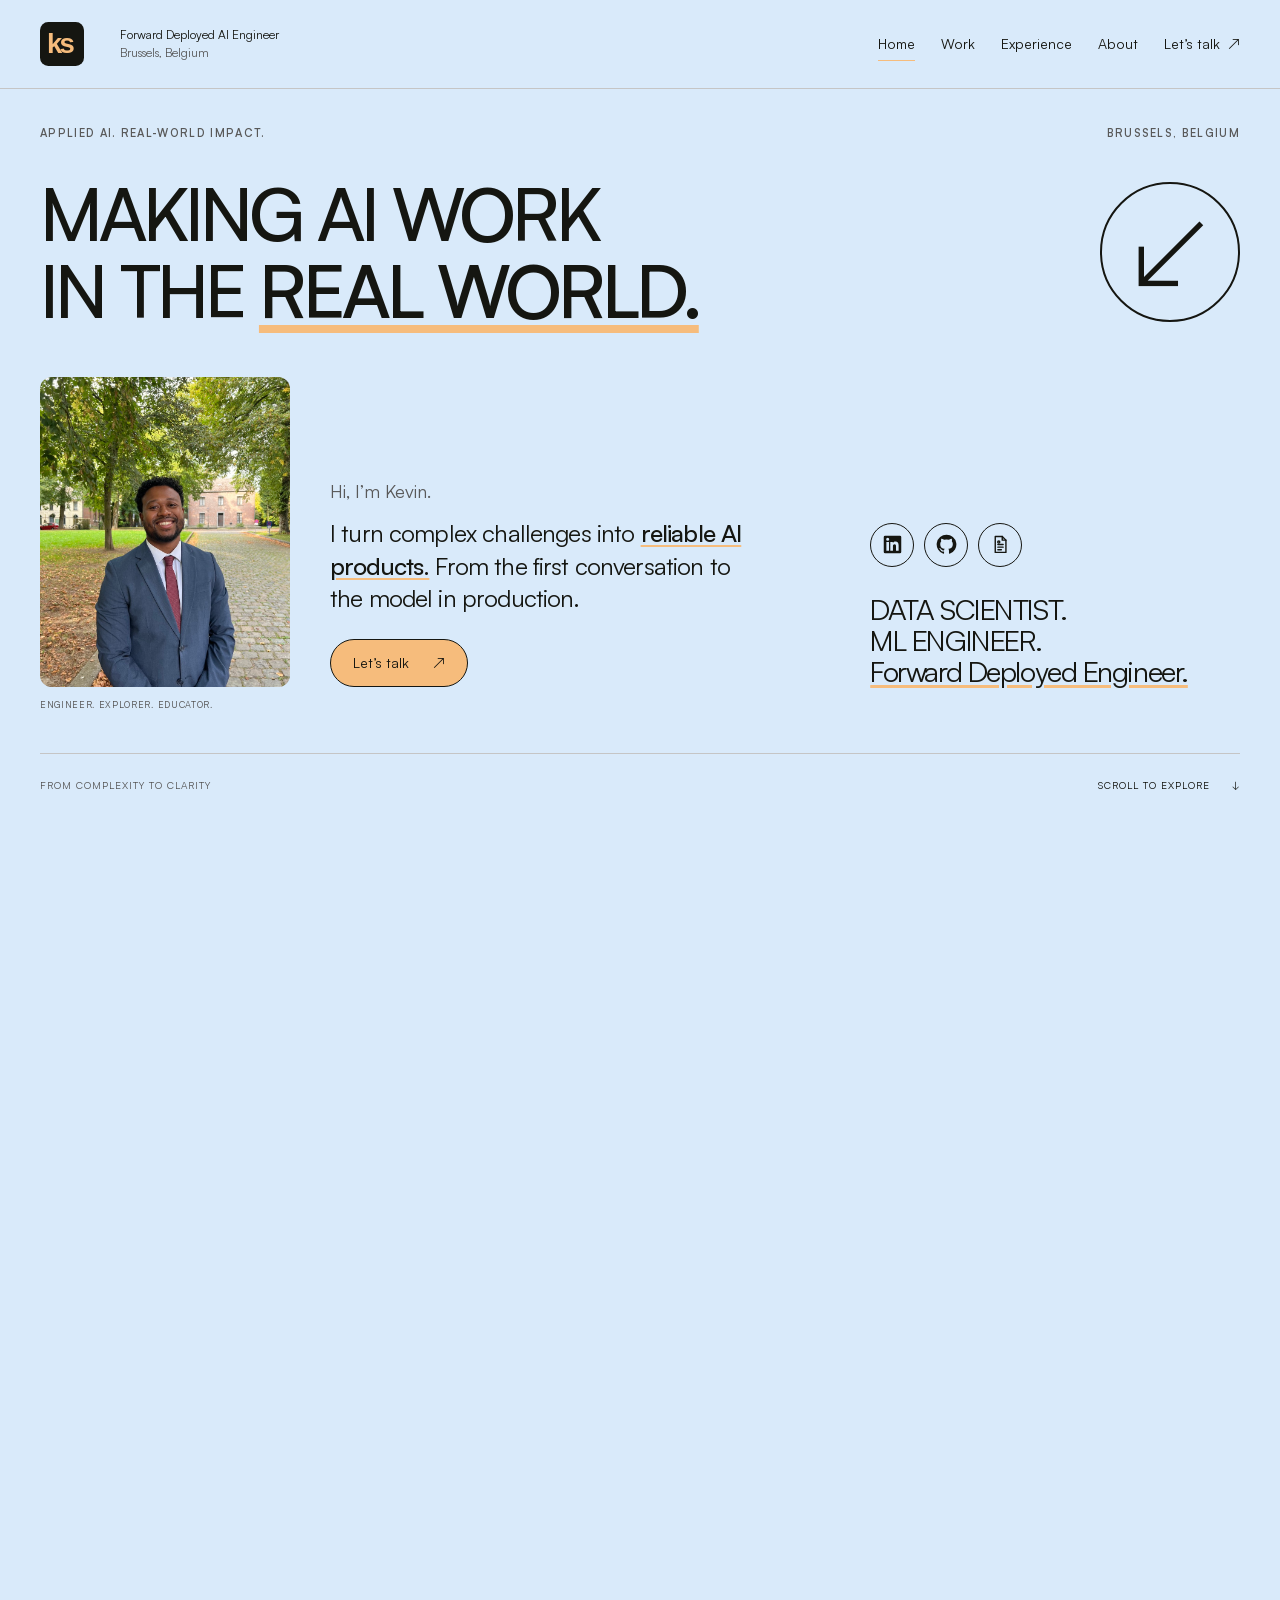
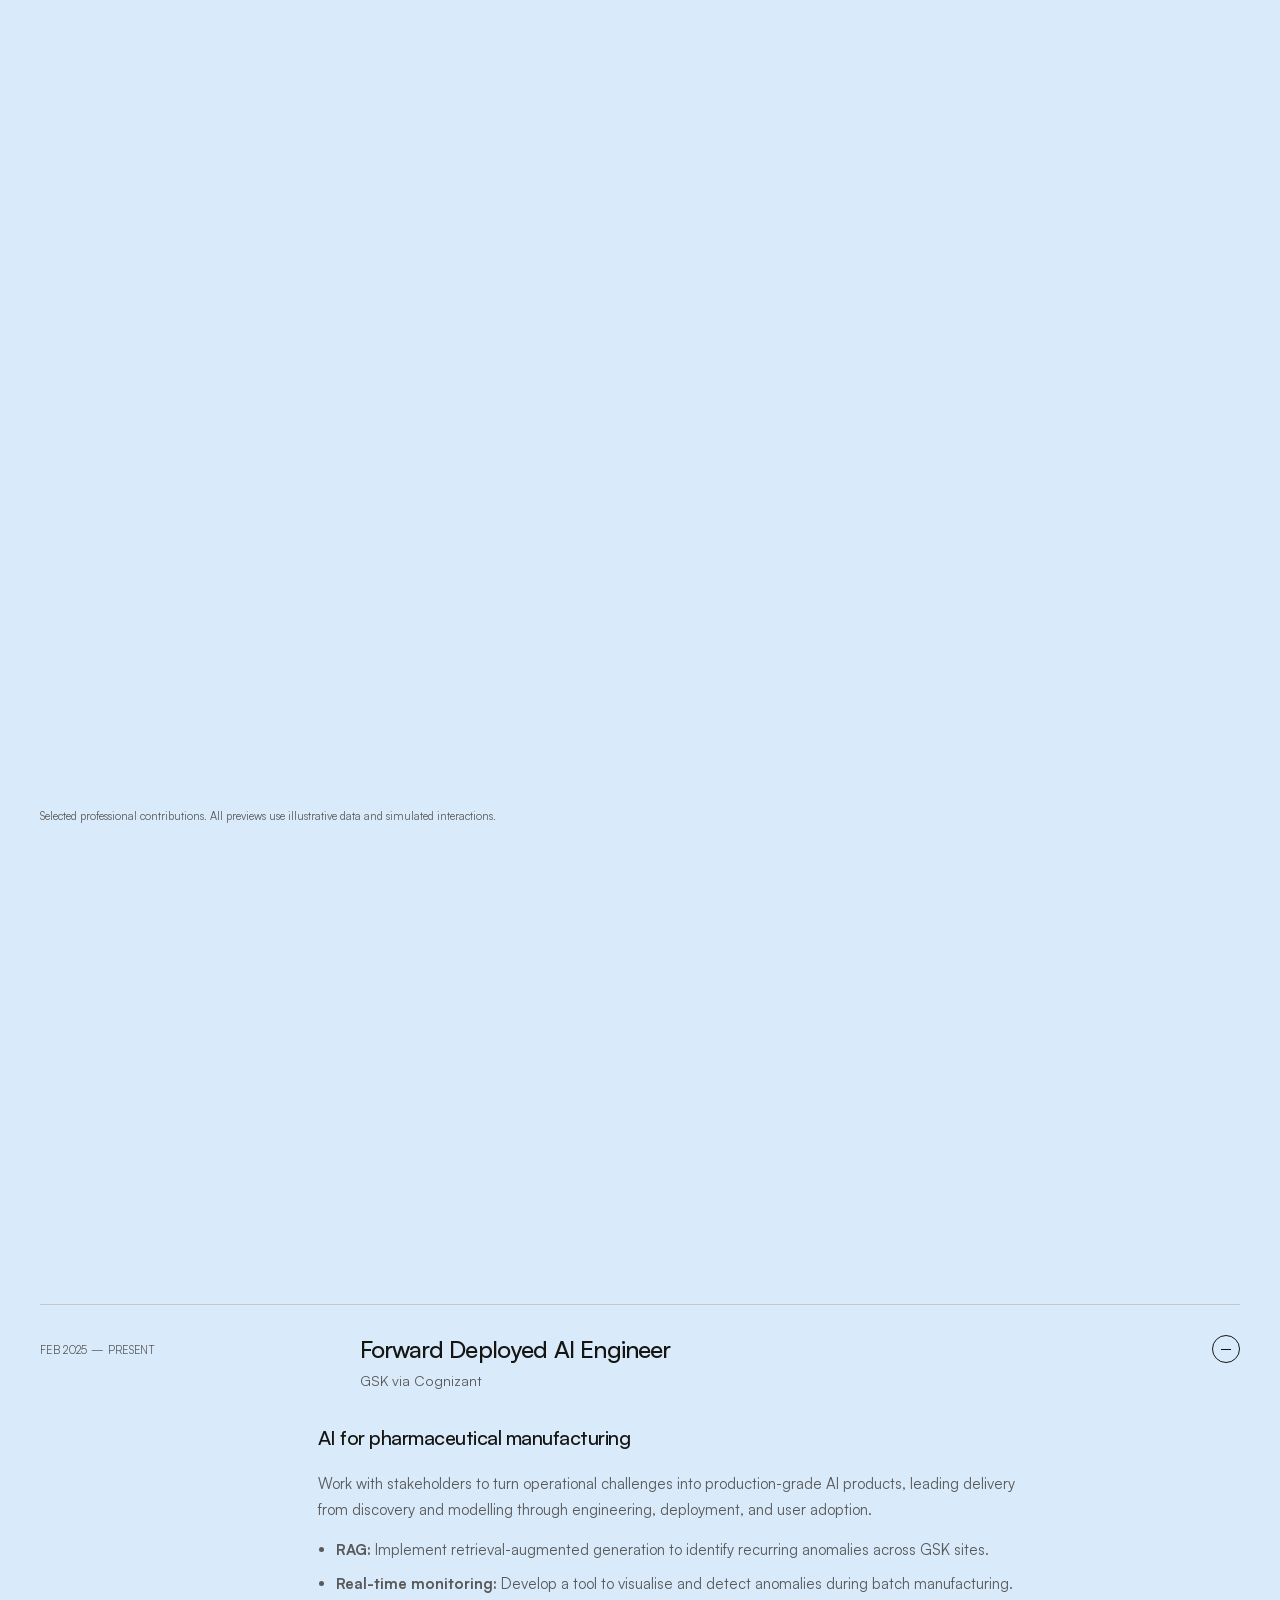
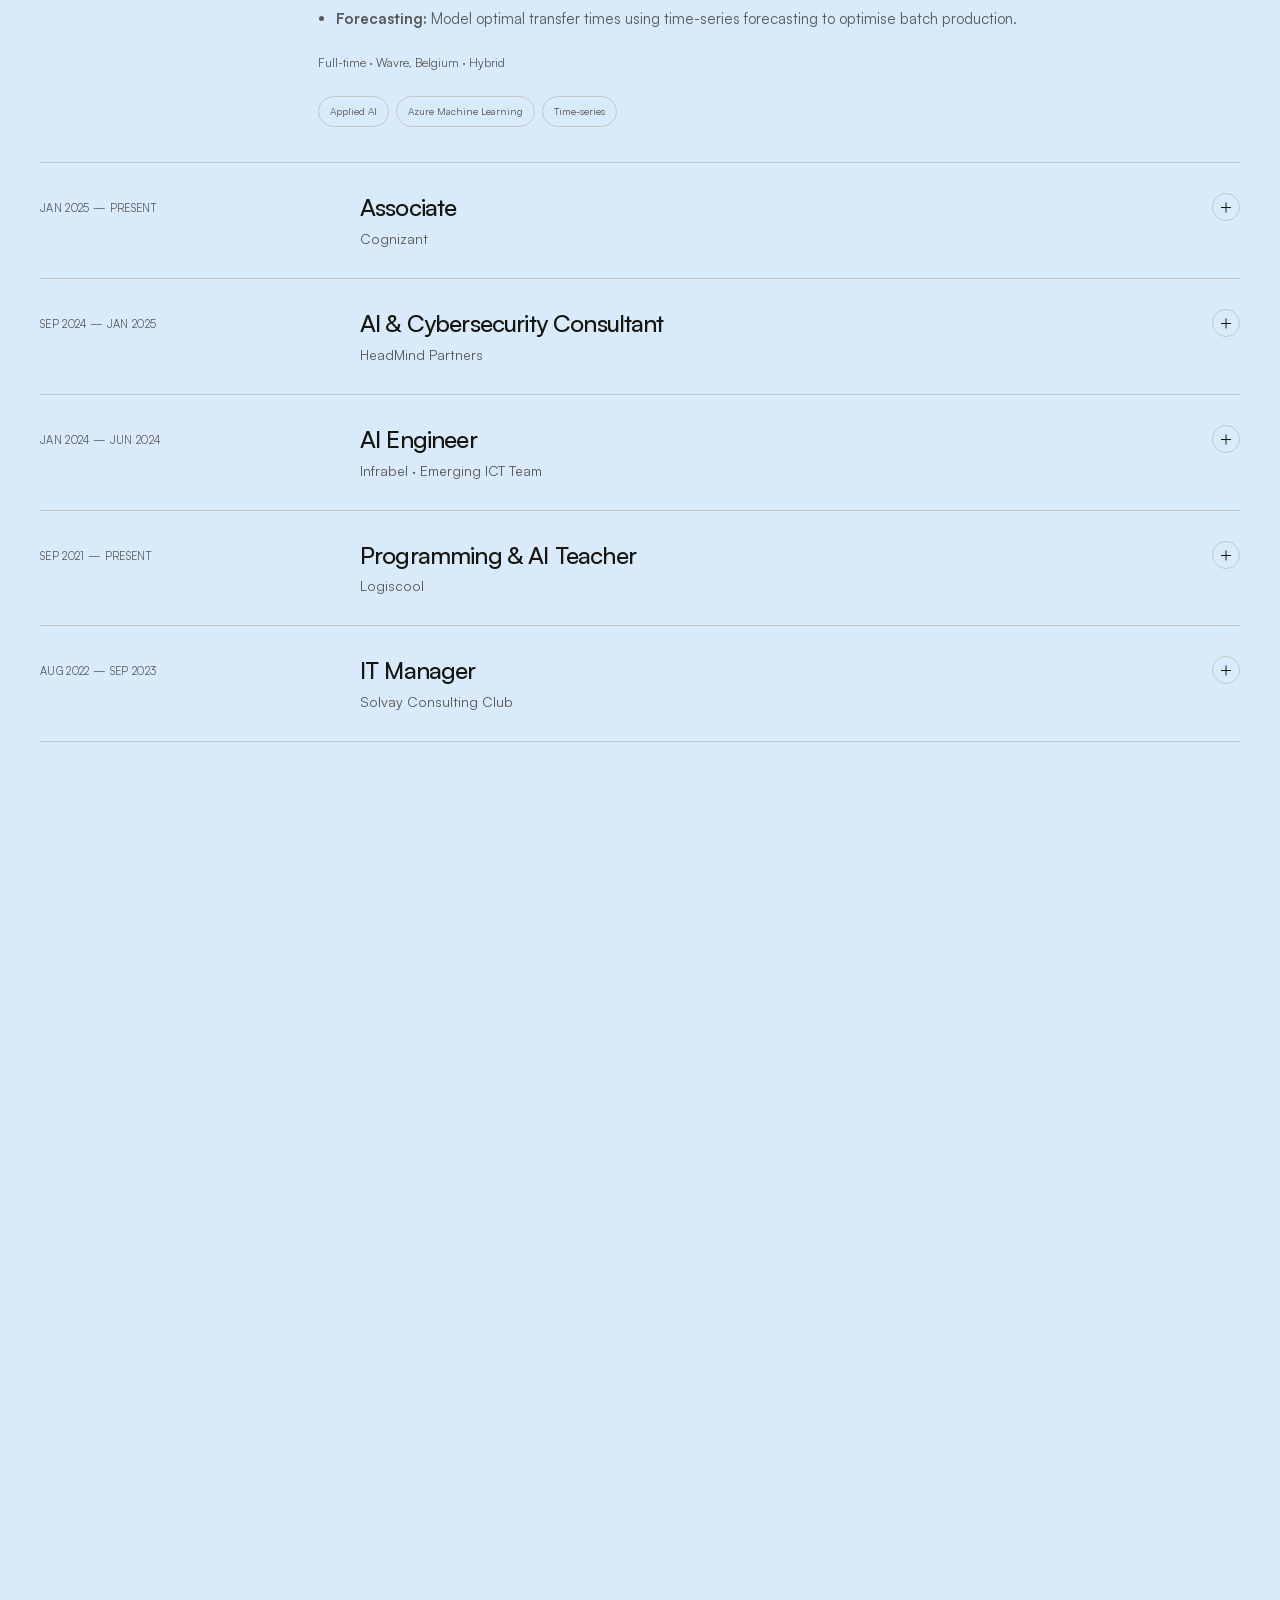
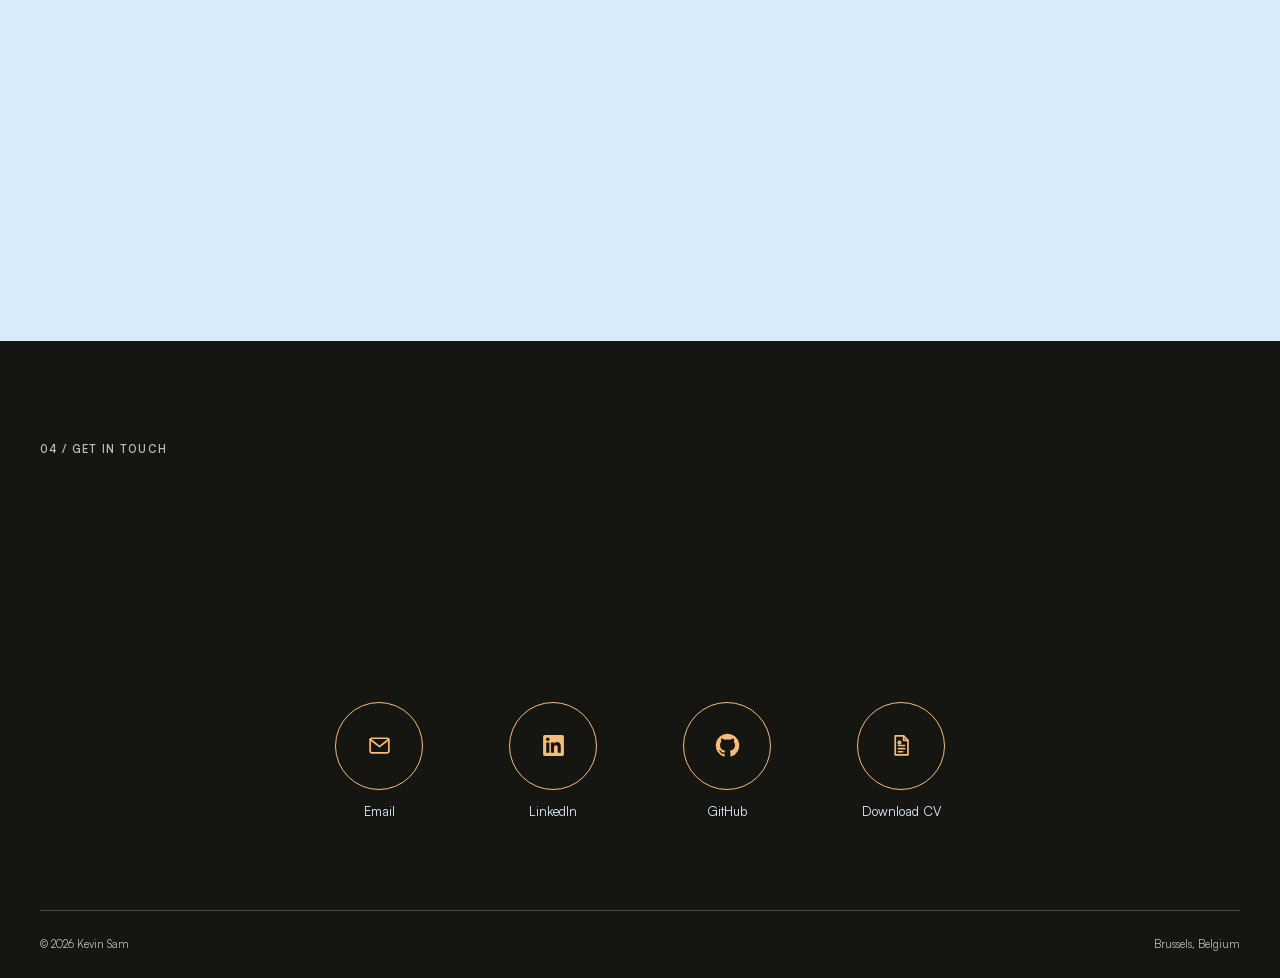
<file: index.html>
<!doctype html>
<html lang="en" data-palette="blue-peach">
<head>
  <meta charset="utf-8">
  <meta name="viewport" content="width=device-width, initial-scale=1">
  <meta name="description" content="Kevin Sam — Forward Deployed AI Engineer in Brussels. Applied AI, machine learning, computer vision, and production systems.">
  <meta name="theme-color" content="#D9EAFA">
  <script>
    (() => {
      const root = document.documentElement;
      root.classList.add('js', 'is-loading');
      let dismissed = false;
      const finish = () => {
        if (dismissed) return;
        dismissed = true;
        root.classList.remove('is-loading');
        root.classList.add('is-loaded');
      };
      window.addEventListener('load', () => window.setTimeout(finish, 1350), {once: true});
      window.setTimeout(finish, 4500);
    })();
  </script>
  <title>Kevin Sam — Applied AI & Machine Learning</title>
  <link rel="icon" href="assets/favicon.svg" type="image/svg+xml">
  <link rel="preload" href="assets/fonts/Satoshi-Variable.woff2" as="font" type="font/woff2" crossorigin>
  <link rel="stylesheet" href="styles.css?v=27">
  <script src="script.js?v=20" defer></script>
</head>
<body>
  <div class="loading-screen" role="status" aria-label="Loading Kevin Sam’s portfolio">
    <div class="loading-content">
      <svg class="ks-loader" viewBox="0 0 100 100" aria-hidden="true">
        <defs><clipPath id="ks-fill-clip"><rect class="ks-fill-level" x="0" y="100" width="100" height="0"/></clipPath></defs>
        <rect width="100" height="100" rx="23" fill="var(--ink)"/>
        <text x="50" y="67" text-anchor="middle" font-family="Satoshi, sans-serif" font-size="56" font-weight="800" letter-spacing="-5" fill="var(--paper)">ks</text>
        <text x="50" y="67" text-anchor="middle" font-family="Satoshi, sans-serif" font-size="56" font-weight="800" letter-spacing="-5" fill="var(--accent)" clip-path="url(#ks-fill-clip)">ks</text>
      </svg>
      <span>KEVIN SAM</span>
    </div>
  </div>
  <a class="skip-link" href="#main">Skip to content</a>
  <header class="header">
    <div class="header-inner wrap">
      <a class="wordmark" href="#home" aria-label="Kevin Sam, home"><img src="assets/favicon.svg" width="44" height="44" alt="" aria-hidden="true"></a>
      <p class="header-meta">Forward Deployed AI Engineer<br><span>Brussels, Belgium</span></p>
      <button class="menu-toggle" aria-expanded="false" aria-controls="site-nav" aria-label="Open navigation menu"><span>Menu</span><span class="menu-symbol" aria-hidden="true"><i></i><i></i></span></button>
      <nav id="site-nav" aria-label="Site navigation"><a href="#home">Home</a><a href="#work">Work</a><a href="#experience">Experience</a><a href="#about">About</a><a class="nav-contact" href="#contact">Let’s talk <span aria-hidden="true">↗</span></a></nav>
    </div>
  </header>
  <main id="main" tabindex="-1">
    <section id="home" class="hero wrap" aria-labelledby="hero-title">
      <div class="hero-top" data-reveal><span class="eyebrow">APPLIED AI. REAL-WORLD IMPACT.</span><span class="eyebrow hero-location">BRUSSELS, BELGIUM</span></div>
      <div class="hero-title-row" data-reveal>
        <h1 id="hero-title"><span>MAKING AI WORK</span> <span>IN THE <em>REAL WORLD.</em></span></h1>
        <a class="hero-orb" href="#forecast-project" aria-label="Explore selected projects"><span aria-hidden="true">↙</span></a>
      </div>
      <div class="hero-grid">
        <figure class="portrait" data-reveal><div class="portrait-frame"><img src="assets/kevin-professional.jpg" alt="Kevin Sam smiling in a suit outdoors" width="1119" height="1400" fetchpriority="high"></div><figcaption>ENGINEER. EXPLORER. EDUCATOR.</figcaption></figure>
        <div class="hero-copy" data-reveal><p class="intro">Hi, I’m Kevin.</p><p class="hero-description">I turn complex challenges into <strong>reliable AI products.</strong> From the first conversation to the model in production.</p></div><div class="hero-actions" data-reveal><a class="pill pill-primary" href="#contact">Let’s talk <span aria-hidden="true">↗</span></a></div>
        <div class="hero-identity" data-reveal><div class="social-links"><a href="https://linkedin.com/in/kevin-sam-0a39a8206" target="_blank" rel="noopener noreferrer" aria-label="Kevin Sam on LinkedIn"><svg class="social-icon" viewBox="0 0 24 24" fill="currentColor" aria-hidden="true" focusable="false"><path d="M20.45 2H3.55A1.55 1.55 0 0 0 2 3.55v16.9A1.55 1.55 0 0 0 3.55 22h16.9A1.55 1.55 0 0 0 22 20.45V3.55A1.55 1.55 0 0 0 20.45 2ZM8 19H5V9h3ZM6.5 7.7A1.75 1.75 0 1 1 6.5 4.2a1.75 1.75 0 0 1 0 3.5ZM19 19h-3v-5.2c0-1.3-.5-2.1-1.6-2.1-1.2 0-1.9.8-1.9 2.1V19h-3V9h2.9v1.4c.5-.9 1.5-1.7 3-1.7 2.4 0 3.6 1.5 3.6 4.3Z"/></svg></a><a href="https://github.com/Pexmachine" target="_blank" rel="noopener noreferrer" aria-label="Kevin Sam on GitHub"><svg class="social-icon" viewBox="0 0 24 24" fill="currentColor" aria-hidden="true" focusable="false"><path d="M12 .75a11.25 11.25 0 0 0-3.56 21.92c.56.1.77-.24.77-.54v-2.1c-3.13.68-3.79-1.33-3.79-1.33-.51-1.3-1.25-1.65-1.25-1.65-1.02-.7.08-.69.08-.69 1.13.08 1.73 1.16 1.73 1.16 1 1.72 2.64 1.22 3.28.93.1-.73.39-1.23.71-1.51-2.5-.28-5.13-1.25-5.13-5.56 0-1.23.44-2.23 1.16-3.02-.12-.28-.5-1.43.11-2.98 0 0 .95-.3 3.1 1.15a10.8 10.8 0 0 1 5.64 0c2.15-1.46 3.09-1.15 3.09-1.15.62 1.55.23 2.7.12 2.98.72.79 1.15 1.79 1.15 3.02 0 4.32-2.63 5.27-5.14 5.55.4.35.76 1.03.76 2.08v3.12c0 .3.2.65.78.54A11.25 11.25 0 0 0 12 .75Z"/></svg></a><a href="output/pdf/Kevin_Sam_CV_2026.pdf" download aria-label="Download Kevin Sam’s CV"><svg class="social-icon cv-icon" viewBox="0 0 24 24" fill="none" stroke="currentColor" stroke-width="1.6" stroke-linecap="round" stroke-linejoin="round" aria-hidden="true" focusable="false"><path d="M6 2.8h8l4.2 4.2v14H6z"/><path d="M14 2.8V7h4.2M9 12h6M9 15h6M9 18h4"/><circle cx="10" cy="9.2" r="1.2"/></svg></a></div><p>DATA SCIENTIST.<br>ML ENGINEER.<br><span>Forward Deployed Engineer.</span></p></div>
      </div>
      <div class="hero-foot"><span>FROM COMPLEXITY TO CLARITY</span><a href="#work">SCROLL TO EXPLORE <span aria-hidden="true">↓</span></a></div>
    </section>
    <section id="work" class="section work wrap" aria-labelledby="work-title">
      <div class="section-heading" data-reveal><div><p class="eyebrow">01 / SELECTED WORK</p><h2 id="work-title">From possibility<br>to <em>practice.</em></h2></div><p>A few ways I turn ideas into things people can use.<br><span class="muted">Explore the interactive previews below.</span></p></div>
      <div class="projects">
        <article id="forecast-project" class="project" data-reveal>
          <div class="project-visual forecasting" data-demo="forecast">
            <div class="visual-top"><span>01 / FORECASTING</span><span class="demo-badge">SIMULATED DEMO</span></div>
            <div class="forecast-heading"><span>Finding what comes next.</span><span class="chart-legend"><i></i> Observed <i class="legend-prediction"></i> Forecast</span></div>
            <svg class="forecast-chart" viewBox="0 0 640 260" role="img" aria-labelledby="forecast-chart-title forecast-chart-desc">
              <title id="forecast-chart-title">Illustrative forecast and anomaly detection</title><desc id="forecast-chart-desc">An observed series continues into a simulated forecast with an uncertainty band. An upper limit of 85 marks an anomaly when the forecast reaches it.</desc>
              <defs><clipPath id="forecast-window"><rect id="forecast-clip" x="340" y="0" width="260" height="260"/></clipPath></defs>
              <path class="chart-grid" d="M42 42H600M42 92H600M42 142H600M42 192H600M100 30V215M180 30V215M260 30V215M340 30V215M420 30V215M500 30V215M580 30V215"/>
              <rect class="anomaly-zone" x="42" y="30" width="558" height="42"/>
              <g class="chart-axis"><text x="14" y="46">100</text><text x="19" y="96">75</text><text x="19" y="146">50</text><text x="19" y="196">25</text><text x="42" y="240">OBSERVED HISTORY</text><text x="405" y="240">FORECAST HORIZON</text></g>
              <path class="signal" d="M42 190L62 177 82 186 102 157 122 164 142 148 162 165 182 133 202 144 222 112 242 126 262 100 282 129 302 107 322 98 340 116"/>
              <path id="forecast-boundary" class="forecast-boundary" d="M340 30V215"/>
              <g clip-path="url(#forecast-window)"><path class="uncertainty" d="M340 116L366 88 392 91 418 60 444 67 470 38 496 43 522 19 548 27 574 8 600 12L600 82 574 72 548 93 522 80 496 98 470 88 444 111 418 98 392 121 366 112Z"/><path class="prediction" d="M340 116L366 99 392 105 418 77 444 87 470 61 496 69 522 48 548 58 574 34 600 42"/></g>
              <circle id="forecast-dot" cx="600" cy="42" r="5"/>
              <line id="forecast-threshold" class="anomaly-threshold" x1="42" x2="600" y1="72" y2="72"/>
              <text class="anomaly-threshold-label" x="48" y="64">UPPER LIMIT · 85</text>
            </svg>
            <div class="demo-controls forecast-controls"><label class="forecast-slider" for="forecast-progress"><span>Forecast horizon</span><input id="forecast-progress" type="range" min="0" max="100" value="100" step="1"></label><output id="forecast-readout" for="forecast-progress">Horizon 10 / 10</output></div>
            <div class="forecast-alert" id="forecast-alert" data-state="anomaly" role="group" aria-labelledby="forecast-alert-title"><strong id="forecast-alert-title">Anomaly detected</strong><p id="forecast-recommendation">Simulated recommendation: Lower the temperature to return to a normal state.</p></div>
          </div>
          <div class="project-info"><p class="eyebrow">GSK / PHARMACEUTICAL MANUFACTURING</p><h3>Forecasting &amp;<br> anomaly detection<span class="accent">.</span></h3><p>Developing predictive forecasting and real-time anomaly detection solutions for pharmaceutical manufacturing at GSK.</p><div class="tags"><span>Time-series</span><span>Machine learning</span></div></div>
        </article>
        <article class="project" data-reveal>
          <div class="project-visual vision" id="vision-demo">
            <div class="visual-top"><span>02 / COMPUTER VISION</span><span class="demo-badge">SIMULATED DEMO</span></div>
            <div class="railway-scene" id="railway-scene"><img src="assets/railway-scene.webp" alt="Illustrative European railway yard with a person in a safety vest, a stop sign, a train, and foreground rails" width="1536" height="1024" loading="lazy">
              <button class="object-hotspot hotspot-person" data-object="person" type="button" aria-label="Inspect person" aria-describedby="detection-result" aria-pressed="false"><span class="hotspot-marker" aria-hidden="true">+</span></button>
              <button class="object-hotspot hotspot-sign" data-object="sign" type="button" aria-label="Inspect stop sign" aria-describedby="detection-result" aria-pressed="false"><span class="hotspot-marker" aria-hidden="true">+</span></button>
              <button class="object-hotspot hotspot-train" data-object="train" type="button" aria-label="Inspect train" aria-describedby="detection-result" aria-pressed="false"><span class="hotspot-marker" aria-hidden="true">+</span></button>
              <button class="object-hotspot hotspot-rail" data-object="rail" type="button" aria-label="Inspect rails" aria-describedby="detection-result" aria-pressed="false"><span class="hotspot-marker" aria-hidden="true">+</span></button>
              <div id="detection-box" class="detection-box" hidden aria-hidden="true"><span id="detection-label"></span></div>
            </div>
            <div class="object-controls" aria-label="Choose an object to inspect"><button class="object-button" data-object="person" type="button" aria-pressed="false" aria-describedby="detection-result">Person</button><button class="object-button" data-object="sign" type="button" aria-pressed="false" aria-describedby="detection-result">Stop sign</button><button class="object-button" data-object="train" type="button" aria-pressed="false" aria-describedby="detection-result">Train</button><button class="object-button" data-object="rail" type="button" aria-pressed="false" aria-describedby="detection-result">Rails</button><button class="detection-reset" id="detection-reset" type="button">Reset</button></div>
            <p class="detection-result" id="detection-result" role="status">Hover or tap a + marker, or choose an object below, to inspect a simulated detection.</p>
          </div>
          <div class="project-info"><p class="eyebrow">INFRABEL / RAILWAY INFRASTRUCTURE</p><h3>Seeing the details<br> that matter<span class="accent">.</span></h3><p>Fine-tuned YOLO models on custom-annotated datasets for automated railway component defect detection.</p><div class="tags"><span>YOLO</span><span>LabelStudio</span><span>FiftyOne</span></div><p class="interaction-hint"><span aria-hidden="true">↗</span> Hover or tap the image markers to inspect an object.</p></div>
        </article>
      <article class="project" data-reveal>
          <div class="project-visual retrieval" data-demo="rag" data-stage="0">
            <div class="visual-top"><span>03 / REPORT RECURRENCE SEARCH</span><span class="demo-badge">SIMULATED DEMO</span></div>
            <form class="report-chat" data-rag-form>
              <label for="rag-report"><span class="report-avatar" aria-hidden="true">KS</span><span>Your incident report <small>Fictive example · fixed text</small></span></label>
              <textarea id="rag-report" readonly rows="4" aria-describedby="rag-report-hint">Batch B-204: During transfer, pressure fell below the expected range and the valve response was delayed. Find similar incidents in previous reports.</textarea>
              <div class="report-chat-footer"><p id="rag-report-hint">Send this report to search past incidents.</p><button class="rag-send" type="submit">Send report <span aria-hidden="true">↑</span></button></div>
            </form>
            <ol class="rag-pipeline" aria-label="How the report is processed">
              <li data-rag-step="1"><span class="pipeline-number">01</span><svg viewBox="0 0 48 40" aria-hidden="true"><circle cx="10" cy="10" r="5"/><path d="M2 29v-6c0-9 16-9 16 0v6M26 5h16v30H26zM30 13h8m-8 6h8m-8 6h5"/></svg><strong>Report received</strong><span>Written by a human</span></li>
              <li data-rag-step="2"><span class="pipeline-number">02</span><div class="embedding-visual" aria-hidden="true"><i></i><i></i><i></i><i></i><i></i><i></i></div><strong>Analyse &amp; vectorize</strong><span>Text → numeric vector</span><code>[.21, .84, .37…]</code></li>
              <li data-rag-step="3"><span class="pipeline-number">03</span><svg class="vector-database" viewBox="0 0 48 40" aria-hidden="true"><ellipse cx="24" cy="7" rx="18" ry="5"/><path d="M6 7v25c0 7 36 7 36 0V7M6 19c0 7 36 7 36 0"/><circle class="similar-vector" cx="15" cy="17" r="2"/><circle class="similar-vector" cx="24" cy="29" r="2"/><circle class="similar-vector" cx="32" cy="16" r="2"/></svg><strong>Compare reports</strong><span>Search the vector DB</span></li>
              <li data-rag-step="4"><span class="pipeline-number">04</span><svg viewBox="0 0 48 40" aria-hidden="true"><path d="M5 4h27v8H5zm0 12h27v8H5zm0 12h27v8H5zM37 8l2 2 5-5m-7 15 2 2 5-5m-7 15 2 2 5-5"/></svg><strong>Return top matches</strong><span>Ranked by similarity</span></li>
            </ol>
            <p class="demo-status" data-demo-status role="status">Ready. Send the report to start the simulated search.</p>
            <div class="rag-answer" aria-live="polite" aria-atomic="true">
              <p class="rag-answer-placeholder" data-rag-placeholder>Matching reports will appear here.</p>
              <div data-rag-results hidden><p class="rag-answer-title">We have found these 3 potential recurrences:</p><ol class="recurrence-list"><li><div><strong>RPT-018 · Transfer pressure drop</strong><span>Pressure loss during transfer; a partially blocked inlet filter was reported.</span></div><span class="similarity-score">96%<small>similarity</small></span></li><li><div><strong>RPT-042 · Delayed valve response</strong><span>A slow actuator coincided with pressure fluctuations at transfer startup.</span></div><span class="similarity-score">92%<small>similarity</small></span></li><li><div><strong>RPT-073 · Unstable transfer flow</strong><span>Air in the transfer line was associated with low pressure and intermittent flow.</span></div><span class="similarity-score">88%<small>similarity</small></span></li></ol><p class="rag-result-note">Fictive reports and similarity scores. These are potential matches, not confirmed causes.</p></div>
            </div>
            <noscript><p>Illustrative matches: transfer pressure drop, delayed valve response, and unstable transfer flow. Enable JavaScript to send the report and follow the simulated search.</p></noscript>
          </div>
          <div class="project-info"><p class="eyebrow">GSK / APPLIED GENERATIVE AI</p><h3>Connecting knowledge with AI<span class="accent">.</span></h3><p>Developing retrieval-augmented generation systems, including a RAG anomaly platform, for pharmaceutical manufacturing.</p><div class="tags"><span>RAG</span><span>LLM systems</span></div></div>
      </article>
      <article class="project" data-reveal>
          <div class="project-visual spatial" data-demo="vr">
            <div class="visual-top"><span>04 / ARM-SWING LOCOMOTION</span><span class="demo-badge">SIMULATED DEMO</span></div>
            <div class="vr-scene"><svg class="vr-drawing" viewBox="0 0 640 340" role="img" aria-labelledby="vr-title vr-desc"><title id="vr-title">Walking arm swings move the VR viewpoint forward</title><desc id="vr-desc">Two hands swing alternately as they do when walking. The viewpoint moves down a road and a tree ahead gets closer. The hands rest briefly before each loop.</desc>
              <rect class="vr-sky" width="640" height="340" rx="8"/>
              <circle class="vr-sun" cx="455" cy="56" r="17"/>
              <path class="vr-hills" d="M0 117 85 72 150 112 231 65 317 116 418 79 505 106 573 64 640 115V175H0Z"/>
              <path class="vr-ground" d="M0 122H640V340H0Z"/>
              <path class="vr-perspective-road" d="M302 122H338L565 340H75Z"/>
              <path class="vr-road-edge" d="M302 122 75 340M338 122 565 340"/>
              <g class="vr-lane-markers" aria-hidden="true"><path data-vr-marker/><path data-vr-marker/><path data-vr-marker/><path data-vr-marker/><path data-vr-marker/><path data-vr-marker/></g>
              <g id="vr-tree" transform="translate(390 149)"><ellipse class="vr-tree-shadow" cx="0" cy="3" rx="22" ry="5"/><path class="vr-tree-trunk" d="M-4 0v-56h8V0Z"/><path class="vr-tree-leaves" d="M0-92c-12-1-20 9-18 19-20-2-30 26-12 37-2 13 18 22 30 12 13 11 34 0 30-13 17-13 8-38-12-37 1-11-7-19-18-18Z"/><path class="vr-tree-detail" d="M0-62v41m0-17-13-9m13 1 13-12"/></g>
              <g class="vr-walking-hand" id="vr-left-hand"><g transform="translate(120 256) rotate(-12)"><path class="vr-sleeve" d="M-20 24H21L32 100H-36Z"/><path class="vr-glove" d="M-19 25c-5-10-8-18-5-28l3-17c1-6 8-5 9-1 0-8 10-8 12-3 2-7 11-5 12 1 4-4 11-1 11 5l-1 15c12-6 19 3 11 11L18 26Z"/><path class="vr-knuckles" d="M-12-20v15M0-24v19M12-23v18M21-14l-1 12-10 11"/></g></g>
              <g class="vr-walking-hand" id="vr-right-hand"><g transform="translate(520 256) rotate(12) scale(-1 1)"><path class="vr-sleeve" d="M-20 24H21L32 100H-36Z"/><path class="vr-glove" d="M-19 25c-5-10-8-18-5-28l3-17c1-6 8-5 9-1 0-8 10-8 12-3 2-7 11-5 12 1 4-4 11-1 11 5l-1 15c12-6 19 3 11 11L18 26Z"/><path class="vr-knuckles" d="M-12-20v15M0-24v19M12-23v18M21-14l-1 12-10 11"/></g></g>
            </svg><div class="vr-caption"><strong>Swing your arms to move</strong><p data-demo-status role="status">Walking-style arm swings move you forward. Watch the tree get closer.</p></div></div>
            <div class="vr-telemetry"><span><img src="assets/unity.svg" alt="Unity" width="22" height="22" loading="lazy"> Arm swing → forward motion</span><output id="vr-distance">0.0 m forward</output></div>
            <noscript><p>This scene illustrates walking-style arm swings controlling forward movement in VR. Enable JavaScript to see the tree approaching.</p></noscript>
          </div>
          <div class="project-info"><p class="eyebrow">INFRABEL / XR RESEARCH &amp; ENGINEERING</p><h3>A more natural way to move<span class="accent">.</span></h3><p>Designed a novel hand-gesture VR locomotion system in Unity and C#, with a focus on reducing motion sickness.</p><div class="tags"><span>Unity</span><span>C#</span><span>Virtual reality</span></div></div>
      </article>
      </div>
      <p class="work-note">Selected professional contributions. All previews use illustrative data and simulated interactions.</p>
    </section>
<section id="experience" class="experience section" aria-labelledby="experience-title"><div class="wrap"><div class="section-heading" data-reveal><div><p class="eyebrow">02 / EXPERIENCE</p><h2 id="experience-title">Built through <br>experience<span class="accent">.</span></h2></div></div>
<div class="experience-list">
<details name="career" open><summary><span class="exp-date">FEB 2025 — PRESENT</span><span class="exp-role"><strong>Forward Deployed AI Engineer</strong><span>GSK <span class="muted">via Cognizant</span></span></span><span class="exp-toggle" aria-hidden="true"></span></summary><div class="exp-body"><div class="exp-body-inner"><h3>AI for pharmaceutical manufacturing</h3><p>Work with stakeholders to turn operational challenges into production-grade AI products, leading delivery from discovery and modelling through engineering, deployment, and user adoption.</p><ul><li><strong>RAG:</strong> Implement retrieval-augmented generation to identify recurring anomalies across GSK sites.</li><li><strong>Real-time monitoring:</strong> Develop a tool to visualise and detect anomalies during batch manufacturing.</li><li><strong>Forecasting:</strong> Model optimal transfer times using time-series forecasting to optimise batch production.</li></ul><p class="exp-place">Full-time · Wavre, Belgium · Hybrid</p><div class="tags"><span>Applied AI</span><span>Azure Machine Learning</span><span>Time-series</span></div></div></div></details>
<details name="career"><summary><span class="exp-date">JAN 2025 — PRESENT</span><span class="exp-role"><strong>Associate</strong><span>Cognizant</span></span><span class="exp-toggle" aria-hidden="true"></span></summary><div class="exp-body"><div class="exp-body-inner"><h3>Sharing knowledge, delivering applied AI</h3><ul><li>Participate in Cognizant’s global Data Science community, sharing knowledge and discussing complex technical challenges.</li><li>Present current projects and contribute to AI engineering best practices with colleagues.</li><li>Work on a long-term assignment at GSK, applying data science and engineering to pharmaceutical manufacturing.</li></ul><p class="exp-place">Full-time · Brussels, Belgium · Hybrid</p><div class="tags"><span>Consulting</span><span>Data science</span><span>Knowledge sharing</span></div></div></div></details>
<details name="career"><summary><span class="exp-date">SEP 2024 — JAN 2025</span><span class="exp-role"><strong>AI & Cybersecurity Consultant</strong><span>HeadMind Partners</span></span><span class="exp-toggle" aria-hidden="true"></span></summary><div class="exp-body"><div class="exp-body-inner"><h3>AI awareness and practical experimentation</h3><ul><li>Create and present cybersecurity awareness programmes focused on AI-related risks.</li><li>Prototype retrieval-augmented generation applications that let users chat with internal documents.</li><li>Research and develop deepfake generation and detection models as part of internal AI projects.</li></ul><p class="exp-place">Full-time · Brussels, Belgium · Hybrid</p><div class="tags"><span>Consulting</span><span>RAG</span><span>Deepfakes</span></div></div></div></details>
<details name="career"><summary><span class="exp-date">JAN 2024 — JUN 2024</span><span class="exp-role"><strong>AI Engineer</strong><span>Infrabel · Emerging ICT Team</span></span><span class="exp-toggle" aria-hidden="true"></span></summary><div class="exp-body"><div class="exp-body-inner"><h3>Exploring emerging technology for rail</h3><p>Worked in the Emerging ICT team, investigating how new technologies could support Infrabel.</p><ul><li><strong>Computer vision:</strong> Prepare datasets with LabelStudio and FiftyOne, then fine-tune YOLO models to detect defects in physical components.</li><li><strong>AIOps:</strong> Build ML pipelines in ElasticSearch for predictive maintenance of server infrastructure.</li><li><strong>Virtual reality:</strong> Develop a Unity environment for employee physical security awareness.</li><li><strong>Novel contribution:</strong> Design and implement hand-based VR locomotion to reduce motion sickness.</li></ul><p class="exp-place">Internship · Brussels, Belgium · Hybrid</p><div class="tags"><span>YOLO</span><span>ElasticSearch</span><span>Unity / C#</span></div></div></div></details>
<details name="career"><summary><span class="exp-date">SEP 2021 — PRESENT</span><span class="exp-role"><strong>Programming & AI Teacher</strong><span>Logiscool</span></span><span class="exp-toggle" aria-hidden="true"></span></summary><div class="exp-body"><div class="exp-body-inner"><h3>Learning by making</h3><p>Teach programming, data science, and AI to learners aged 6–18 through small projects and games they can test and showcase.</p><ul><li>Explain AI and machine learning fundamentals and help learners implement algorithms in Python.</li><li>Guide coding projects in JavaScript, Python, and the Scratch-like Scoolcode language.</li><li>Teach 2D and 3D game development with Unity/C# and Godot/Python.</li><li>Introduce younger children to technology and help them develop typing skills.</li></ul><p class="exp-place">Part-time · Brussels, Belgium</p><div class="tags"><span>Teaching</span><span>Python / JavaScript</span><span>Game development</span></div></div></div></details>
<details name="career"><summary><span class="exp-date">AUG 2022 — SEP 2023</span><span class="exp-role"><strong>IT Manager</strong><span>Solvay Consulting Club</span></span><span class="exp-toggle" aria-hidden="true"></span></summary><div class="exp-body"><div class="exp-body-inner"><h3>Technology meets student consulting</h3><ul><li>Contribute to the club’s rebranding by rebuilding its website.</li><li>Attend workshops on business games and consulting cases with BCG, Roland Berger, Capgemini, and Deloitte.</li></ul><p class="exp-place">Self-employed · Brussels, Belgium · Hybrid</p><div class="tags"><span>Webflow</span><span>Website development</span><span>Consulting</span></div></div></div></details>
</div></div></section>
<section id="about" class="section wrap" aria-labelledby="about-title"><div class="about-grid" data-reveal><div><p class="eyebrow">03 / A LITTLE ABOUT ME</p><h2 id="about-title">Curiosity drives.<br>Engineering<br><em>makes it real.</em></h2></div><div class="about-copy"><p>I’m an ML engineer and data scientist based in Brussels, working at the intersection of research and real-world delivery.</p><p>My foundations are in classical machine learning, computer vision, and time-series modelling, complemented by hands-on work with generative AI and LLM systems. I enjoy taking an idea all the way through to something people can use.</p><p>Alongside engineering, I teach programming and AI to young learners. Making complex ideas understandable is part of the work.</p></div></div>
<div class="about-details" data-reveal><div><h3 class="small-label">MY TOOLKIT</h3><dl class="toolkit"><div><dt>Machine learning</dt><dd>PyTorch · TensorFlow · Scikit-learn</dd></div><div><dt>Vision & generative AI</dt><dd>YOLO · HuggingFace · LangChain · RAG</dd></div><div><dt>Data & production</dt><dd>Azure ML · Docker · ElasticSearch · PySpark · SQL · CI/CD</dd></div><div><dt>Programming</dt><dd>Python · JavaScript · C# · SQL · Bash · Lisp-family</dd></div><div><dt>XR &amp; Game Development</dt><dd>Unity · Godot</dd></div></dl></div><div><h3 class="small-label">EDUCATION</h3><div class="education"><h4>M.Sc. Engineering: Computer Science – AI</h4><p>Vrije Universiteit Brussel · 2021–2024</p><span class="honour">Cum Laude · GPA 76%</span><h4>B.Sc. Computer Science</h4><p>Vrije Universiteit Brussel · 2018–2021</p></div><h3 class="small-label language-label">LANGUAGES</h3><p class="languages">French & Dutch <span>Native (C2)</span><br>English <span>Professional (C2)</span> · German <span>A2</span></p></div></div></section>
<section id="contact" class="contact" aria-labelledby="contact-title"><div class="wrap"><p class="eyebrow">04 / GET IN TOUCH</p><div class="contact-heading" data-reveal><h2 id="contact-title">Good things start<br>with a <em>conversation.</em></h2><a class="contact-orb" href="mailto:kevinbel69@outlook.com" aria-label="Start a conversation with Kevin"><span aria-hidden="true">↗</span></a></div><div class="contact-links" role="group" aria-label="Contact links">
<a class="email" href="mailto:kevinbel69@outlook.com"><span class="contact-link-circle"><svg class="contact-icon" viewBox="0 0 24 24" fill="none" stroke="currentColor" stroke-width="1.6" stroke-linecap="round" stroke-linejoin="round" aria-hidden="true" focusable="false"><rect x="3" y="5" width="18" height="14" rx="2"/><path d="m3 6 9 7 9-7"/></svg></span><span class="contact-link-label">Email</span></a>
<a href="https://linkedin.com/in/kevin-sam-0a39a8206" target="_blank" rel="noopener noreferrer"><span class="contact-link-circle"><svg class="contact-icon" viewBox="0 0 24 24" fill="currentColor" aria-hidden="true" focusable="false"><path d="M20.45 2H3.55A1.55 1.55 0 0 0 2 3.55v16.9A1.55 1.55 0 0 0 3.55 22h16.9A1.55 1.55 0 0 0 22 20.45V3.55A1.55 1.55 0 0 0 20.45 2ZM8 19H5V9h3ZM6.5 7.7A1.75 1.75 0 1 1 6.5 4.2a1.75 1.75 0 0 1 0 3.5ZM19 19h-3v-5.2c0-1.3-.5-2.1-1.6-2.1-1.2 0-1.9.8-1.9 2.1V19h-3V9h2.9v1.4c.5-.9 1.5-1.7 3-1.7 2.4 0 3.6 1.5 3.6 4.3Z"/></svg></span><span class="contact-link-label">LinkedIn</span></a>
<a href="https://github.com/Pexmachine" target="_blank" rel="noopener noreferrer"><span class="contact-link-circle"><svg class="contact-icon" viewBox="0 0 24 24" fill="currentColor" aria-hidden="true" focusable="false"><path d="M12 .75a11.25 11.25 0 0 0-3.56 21.92c.56.1.77-.24.77-.54v-2.1c-3.13.68-3.79-1.33-3.79-1.33-.51-1.3-1.25-1.65-1.25-1.65-1.02-.7.08-.69.08-.69 1.13.08 1.73 1.16 1.73 1.16 1 1.72 2.64 1.22 3.28.93.1-.73.39-1.23.71-1.51-2.5-.28-5.13-1.25-5.13-5.56 0-1.23.44-2.23 1.16-3.02-.12-.28-.5-1.43.11-2.98 0 0 .95-.3 3.1 1.15a10.8 10.8 0 0 1 5.64 0c2.15-1.46 3.09-1.15 3.09-1.15.62 1.55.12 2.7.12 2.98.72.79 1.15 1.79 1.15 3.02 0 4.32-2.63 5.27-5.14 5.55.4.35.76 1.03.76 2.08v3.12c0 .3.2.65.78.54A11.25 11.25 0 0 0 12 .75Z"/></svg></span><span class="contact-link-label">GitHub</span></a>
<a href="output/pdf/Kevin_Sam_CV_2026.pdf" download><span class="contact-link-circle"><svg class="contact-icon cv-icon" viewBox="0 0 24 24" fill="none" stroke="currentColor" stroke-width="1.6" stroke-linecap="round" stroke-linejoin="round" aria-hidden="true" focusable="false"><path d="M6 2.8h8l4.2 4.2v14H6z"/><path d="M14 2.8V7h4.2M9 12h6M9 15h6M9 18h4"/><circle cx="10" cy="9.2" r="1.2"/></svg></span><span class="contact-link-label">Download CV</span></a>
</div><footer><span>© <span id="year">2026</span> Kevin Sam</span><span>Brussels, Belgium</span></footer></div></section>

  </main>
</body>
</html>
</file>
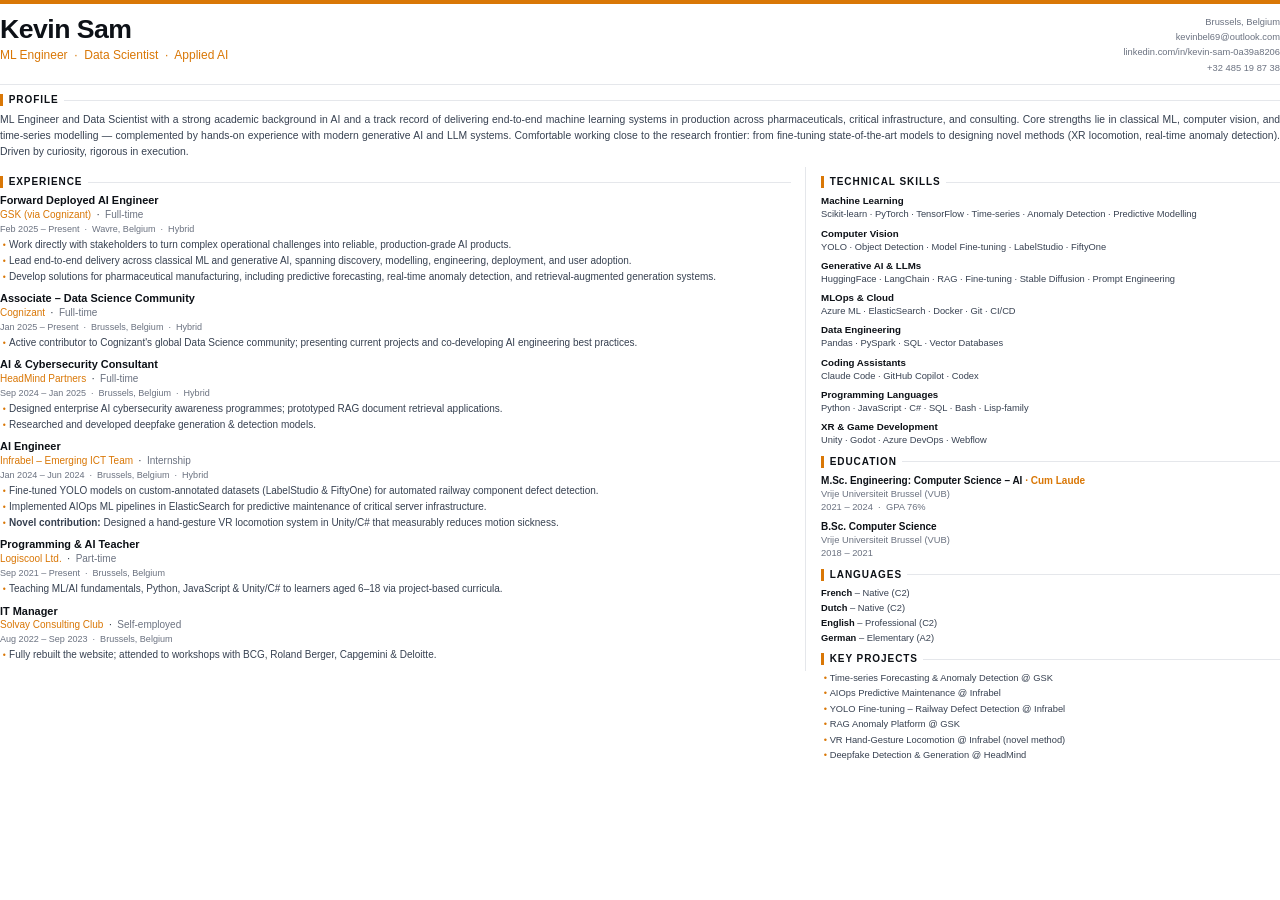
<file: Kevin_Sam_CV_2026.html>
<!DOCTYPE html>
<html lang="en">
<head>
<meta charset="UTF-8"/>
<style>
  @page { size: A4; margin: 11mm 15mm 11mm 15mm; }
  * { box-sizing: border-box; margin: 0; padding: 0; }

  body {
    font-family: "Helvetica Neue", Helvetica, Arial, sans-serif;
    font-size: 8pt;
    color: #1f2937;
    background: #fff;
    line-height: 1.38;
  }

  .accent-bar { height: 3pt; background: #D97706; margin-bottom: 8pt; }

  .header { display: flex; justify-content: space-between; align-items: flex-start; margin-bottom: 6pt; }
  .header-left .name { font-size: 20pt; font-weight: 700; color: #0D1117; letter-spacing: -0.4pt; line-height: 1.1; }
  .header-left .role { font-size: 9pt; color: #D97706; margin-top: 2pt; }
  .header-right { text-align: right; color: #6B7280; font-size: 7pt; line-height: 1.65; }
  .header-right a { color: #6B7280; text-decoration: none; }

  hr { border: none; border-top: 0.4pt solid #E5E7EB; margin: 5pt 0; }

  .section-head { display: flex; align-items: center; gap: 4pt; margin-bottom: 4pt; margin-top: 6pt; }
  .section-head .bar { width: 2.5pt; height: 9pt; background: #D97706; flex-shrink: 0; }
  .section-head .label { font-size: 7.5pt; font-weight: 700; letter-spacing: 0.7pt; text-transform: uppercase; color: #0D1117; flex-shrink: 0; }
  .section-head .rule { flex: 1; border-top: 0.35pt solid #E5E7EB; }

  .summary { font-size: 7.8pt; color: #374151; line-height: 1.5; text-align: justify; margin-bottom: 6pt; }

  .body-cols { display: flex; gap: 0; align-items: flex-start; }
  .col-main { width: 63%; padding-right: 11pt; border-right: 0.4pt solid #E5E7EB; }
  .col-side { width: 37%; padding-left: 11pt; }

  .exp-block { margin-bottom: 6.5pt; }
  .exp-title { font-size: 8.2pt; font-weight: 700; color: #0D1117; line-height: 1.2; }
  .exp-meta { font-size: 7.5pt; margin-top: 0.5pt; }
  .exp-meta .company { color: #D97706; }
  .exp-meta .type { color: #6B7280; }
  .exp-dates { font-size: 6.8pt; color: #6B7280; margin-top: 0.5pt; margin-bottom: 2pt; }

  ul.bullets { list-style: none; padding: 0; margin: 0; }
  ul.bullets li {
    font-size: 7.5pt; color: #374151; line-height: 1.4;
    padding-left: 9pt; text-indent: -7pt; margin-bottom: 1.5pt; text-align: justify;
  }
  ul.bullets li::before { content: "•"; color: #D97706; font-size: 6.5pt; margin-right: 2.5pt; }

  .skill-block { margin-bottom: 4pt; }
  .skill-cat { font-size: 7.3pt; font-weight: 700; color: #0D1117; margin-bottom: 0.5pt; }
  .skill-val { font-size: 7pt; color: #374151; line-height: 1.38; }

  .edu-block { margin-bottom: 5pt; }
  .edu-deg { font-size: 7.5pt; font-weight: 700; color: #0D1117; }
  .edu-school { font-size: 7pt; color: #6B7280; }
  .edu-year { font-size: 7pt; color: #6B7280; }

  .lang-line { font-size: 7pt; color: #374151; margin-bottom: 1.5pt; }
  .lang-line strong { color: #0D1117; }

  .proj-line { font-size: 7pt; color: #374151; margin-bottom: 2pt; padding-left: 8pt; text-indent: -6pt; }
  .proj-line::before { content: "•"; color: #D97706; margin-right: 2pt; }
</style>
</head>
<body>

<div class="accent-bar"></div>

<div class="header">
  <div class="header-left">
    <div class="name">Kevin Sam</div>
    <div class="role">ML Engineer &nbsp;·&nbsp; Data Scientist &nbsp;·&nbsp; Applied AI</div>
  </div>
  <div class="header-right">
    Brussels, Belgium<br>
    kevinbel69@outlook.com<br>
    <a href="https://linkedin.com/in/kevin-sam-0a39a8206">linkedin.com/in/kevin-sam-0a39a8206</a><br>
    +32 485 19 87 38
  </div>
</div>

<hr>

<div class="section-head"><div class="bar"></div><div class="label">Profile</div><div class="rule"></div></div>
<div class="summary">
  ML Engineer and Data Scientist with a strong academic background in AI and a track record of delivering end-to-end machine learning systems
  in production across pharmaceuticals, critical infrastructure, and consulting. Core strengths lie in classical ML, computer vision, and
  time-series modelling — complemented by hands-on experience with modern generative AI and LLM systems. Comfortable working close to the
  research frontier: from fine-tuning state-of-the-art models to designing novel methods (XR locomotion, real-time anomaly detection).
  Driven by curiosity, rigorous in execution.
</div>

<div class="body-cols">

  <!-- LEFT: Experience -->
  <div class="col-main">
    <div class="section-head"><div class="bar"></div><div class="label">Experience</div><div class="rule"></div></div>

    <div class="exp-block">
      <div class="exp-title">Forward Deployed AI Engineer</div>
      <div class="exp-meta"><span class="company">GSK (via Cognizant)</span> &nbsp;·&nbsp; <span class="type">Full-time</span></div>
      <div class="exp-dates">Feb 2025 – Present &nbsp;·&nbsp; Wavre, Belgium &nbsp;·&nbsp; Hybrid</div>
      <ul class="bullets">
        <li>Work directly with stakeholders to turn complex operational challenges into reliable, production-grade AI products.</li>
        <li>Lead end-to-end delivery across classical ML and generative AI, spanning discovery, modelling, engineering, deployment, and user adoption.</li>
        <li>Develop solutions for pharmaceutical manufacturing, including predictive forecasting, real-time anomaly detection, and retrieval-augmented generation systems.</li>
      </ul>
    </div>

    <div class="exp-block">
      <div class="exp-title">Associate – Data Science Community</div>
      <div class="exp-meta"><span class="company">Cognizant</span> &nbsp;·&nbsp; <span class="type">Full-time</span></div>
      <div class="exp-dates">Jan 2025 – Present &nbsp;·&nbsp; Brussels, Belgium &nbsp;·&nbsp; Hybrid</div>
      <ul class="bullets">
        <li>Active contributor to Cognizant's global Data Science community; presenting current projects and co-developing AI engineering best practices.</li>
      </ul>
    </div>

    <div class="exp-block">
      <div class="exp-title">AI &amp; Cybersecurity Consultant</div>
      <div class="exp-meta"><span class="company">HeadMind Partners</span> &nbsp;·&nbsp; <span class="type">Full-time</span></div>
      <div class="exp-dates">Sep 2024 – Jan 2025 &nbsp;·&nbsp; Brussels, Belgium &nbsp;·&nbsp; Hybrid</div>
      <ul class="bullets">
        <li>Designed enterprise AI cybersecurity awareness programmes; prototyped RAG document retrieval applications.</li>
        <li>Researched and developed deepfake generation &amp; detection models.</li>
      </ul>
    </div>

    <div class="exp-block">
      <div class="exp-title">AI Engineer</div>
      <div class="exp-meta"><span class="company">Infrabel – Emerging ICT Team</span> &nbsp;·&nbsp; <span class="type">Internship</span></div>
      <div class="exp-dates">Jan 2024 – Jun 2024 &nbsp;·&nbsp; Brussels, Belgium &nbsp;·&nbsp; Hybrid</div>
      <ul class="bullets">
        <li>Fine-tuned YOLO models on custom-annotated datasets (LabelStudio &amp; FiftyOne) for automated railway component defect detection.</li>
        <li>Implemented AIOps ML pipelines in ElasticSearch for predictive maintenance of critical server infrastructure.</li>
        <li><strong>Novel contribution:</strong> Designed a hand-gesture VR locomotion system in Unity/C# that measurably reduces motion sickness.</li>
      </ul>
    </div>

    <div class="exp-block">
      <div class="exp-title">Programming &amp; AI Teacher</div>
      <div class="exp-meta"><span class="company">Logiscool Ltd.</span> &nbsp;·&nbsp; <span class="type">Part-time</span></div>
      <div class="exp-dates">Sep 2021 – Present &nbsp;·&nbsp; Brussels, Belgium</div>
      <ul class="bullets">
        <li>Teaching ML/AI fundamentals, Python, JavaScript &amp; Unity/C# to learners aged 6–18 via project-based curricula.</li>
      </ul>
    </div>

    <div class="exp-block">
      <div class="exp-title">IT Manager</div>
      <div class="exp-meta"><span class="company">Solvay Consulting Club</span> &nbsp;·&nbsp; <span class="type">Self-employed</span></div>
      <div class="exp-dates">Aug 2022 – Sep 2023 &nbsp;·&nbsp; Brussels, Belgium</div>
      <ul class="bullets">
        <li>Fully rebuilt the website; attended to workshops with BCG, Roland Berger, Capgemini &amp; Deloitte.</li>
      </ul>
    </div>
  </div>

  <!-- RIGHT -->
  <div class="col-side">
    <div class="section-head"><div class="bar"></div><div class="label">Technical Skills</div><div class="rule"></div></div>

    <div class="skill-block">
      <div class="skill-cat">Machine Learning</div>
      <div class="skill-val">Scikit-learn · PyTorch · TensorFlow · Time-series · Anomaly Detection · Predictive Modelling</div>
    </div>
    <div class="skill-block">
      <div class="skill-cat">Computer Vision</div>
      <div class="skill-val">YOLO · Object Detection · Model Fine-tuning · LabelStudio · FiftyOne</div>
    </div>
    <div class="skill-block">
      <div class="skill-cat">Generative AI &amp; LLMs</div>
      <div class="skill-val">HuggingFace · LangChain · RAG · Fine-tuning · Stable Diffusion · Prompt Engineering</div>
    </div>
    <div class="skill-block">
      <div class="skill-cat">MLOps &amp; Cloud</div>
      <div class="skill-val">Azure ML · ElasticSearch · Docker · Git · CI/CD</div>
    </div>
    <div class="skill-block">
      <div class="skill-cat">Data Engineering</div>
      <div class="skill-val">Pandas · PySpark · SQL · Vector Databases</div>
    </div>
    <div class="skill-block">
      <div class="skill-cat">Coding Assistants</div>
      <div class="skill-val">Claude Code · GitHub Copilot · Codex</div>
    </div>
    <div class="skill-block">
      <div class="skill-cat">Programming Languages</div>
      <div class="skill-val">Python · JavaScript · C# · SQL · Bash · Lisp-family</div>
    </div>
    <div class="skill-block">
      <div class="skill-cat">XR &amp; Game Development</div>
      <div class="skill-val">Unity · Godot · Azure DevOps · Webflow</div>
    </div>

    <div class="section-head"><div class="bar"></div><div class="label">Education</div><div class="rule"></div></div>
    <div class="edu-block">
      <div class="edu-deg">M.Sc. Engineering: Computer Science – AI <span style="color:#D97706;font-weight:700;">· Cum Laude</span></div>
      <div class="edu-school">Vrije Universiteit Brussel (VUB)</div>
      <div class="edu-year">2021 – 2024 &nbsp;·&nbsp; GPA 76%</div>
    </div>
    <div class="edu-block">
      <div class="edu-deg">B.Sc. Computer Science</div>
      <div class="edu-school">Vrije Universiteit Brussel (VUB)</div>
      <div class="edu-year">2018 – 2021</div>
    </div>

    <div class="section-head"><div class="bar"></div><div class="label">Languages</div><div class="rule"></div></div>
    <div class="lang-line"><strong>French</strong> – Native (C2)</div>
    <div class="lang-line"><strong>Dutch</strong> – Native (C2)</div>
    <div class="lang-line"><strong>English</strong> – Professional (C2)</div>
    <div class="lang-line"><strong>German</strong> – Elementary (A2)</div>

    <div class="section-head"><div class="bar"></div><div class="label">Key Projects</div><div class="rule"></div></div>
    <div class="proj-line">Time-series Forecasting &amp; Anomaly Detection @ GSK</div>
    <div class="proj-line">AIOps Predictive Maintenance @ Infrabel</div>
    <div class="proj-line">YOLO Fine-tuning – Railway Defect Detection @ Infrabel</div>
    <div class="proj-line">RAG Anomaly Platform @ GSK</div>
    <div class="proj-line">VR Hand-Gesture Locomotion @ Infrabel (novel method)</div>
    <div class="proj-line">Deepfake Detection &amp; Generation @ HeadMind</div>
  </div>

</div>

</body>
</html>
</file>
<file: styles.css>
@font-face {
  font-family: Satoshi;
  src: url('assets/fonts/Satoshi-Variable.woff2') format('woff2');
  font-weight: 300 900;
  font-style: normal;
  font-display: swap;
}
/* Single peach and blue palette. */
:root, html[data-palette='blue-peach'] {
  --paper: #D9EAFA;
  --ink: #151611;
  --muted: #595959;
  --accent: #F6BC7C;
  --accent-light: #c5a0ff;
  --line: #c5c5c5;
  --surface: #ffffff;
  --section-surface: #D9EAFA;
  --dark: #222222;
  --on-accent: #151611;
  --on-dark: #D9EAFA;
  --muted-on-dark: #bdbdbd;
  --detection: #b9ff80;
  --detection-label-bg: #101610;
  --arrival: #F6BC7C;
  --on-arrival: #151611;
  --demo-bg: #151611;
  --demo-ink: #D9EAFA;
  --demo-muted: #bdbdbd;
  --demo-highlight: var(--accent);
  --demo-highlight-ink: #151611;
  --demo-hover-ink: #151611;
  --rag-bg: #F6BC7C;
  --rag-ink: #151611;
  --vr-bg: #222222;
}
:root {
  --ease: cubic-bezier(.22,.68,0,1);
  --demo-line: color-mix(in srgb, var(--demo-ink) 25%, transparent);
  --dark-line: color-mix(in srgb, var(--on-dark) 25%, transparent);
  --dark-grid: color-mix(in srgb, var(--demo-ink) 10%, transparent);
  --dark-tint: color-mix(in srgb, var(--demo-ink) 7%, transparent);
  --prediction-band: color-mix(in srgb, var(--demo-highlight) 15%, transparent);
  --prediction-boundary: color-mix(in srgb, var(--demo-highlight) 45%, transparent);
  --vr-road: color-mix(in srgb, var(--demo-highlight) 60%, transparent);
  --vr-destination: color-mix(in srgb, var(--demo-highlight) 33%, transparent);
  --hotspot-bg: color-mix(in srgb, var(--ink) 85%, transparent);
  --detection-tint: color-mix(in srgb, var(--detection) 5%, transparent);
}
* { box-sizing: border-box; }
html { scroll-behavior: smooth; scroll-padding-top: 104px; }
body { margin: 0; overflow-x: clip; background: var(--paper); color: var(--ink); font-family: Satoshi, Arial, Helvetica, sans-serif; -webkit-font-smoothing: antialiased; }
html.is-loading, html.is-loading body { overflow: hidden; }
.loading-screen { display: none; }
html.js.is-loading .loading-screen { position: fixed; inset: 0; z-index: 1000; display: grid; place-items: center; background: var(--paper); opacity: 1; transition: opacity .4s ease, visibility .4s ease; }
html.is-loaded .loading-screen { visibility: hidden; opacity: 0; pointer-events: none; }
.loading-content { display: grid; justify-items: center; gap: 16px; color: var(--muted); font-size: 10px; font-weight: 700; letter-spacing: .16em; }
.ks-loader { width: 92px; height: 92px; overflow: visible; }
.ks-fill-level { animation: ks-fill-up 1.25s cubic-bezier(.2,.7,.2,1) forwards; }
@keyframes ks-fill-up { from { y: 100px; height: 0; } to { y: 0; height: 100px; } }
a { color: inherit; text-decoration: none; }
button, input { font: inherit; }
button, a, summary { -webkit-tap-highlight-color: transparent; }
button { cursor: pointer; }
button, a, input, summary { touch-action: manipulation; }
button:focus-visible, a:focus-visible, input:focus-visible, summary:focus-visible { outline: 2px solid var(--accent); outline-offset: 5px; }
::selection { background: var(--accent); color: var(--on-accent); }
img, svg { max-width: 100%; }
main { overflow-x: clip; }
[hidden] { display: none !important; }
.wrap { width: calc(100% - 80px); max-width: 1200px; margin-inline: auto; }
section { scroll-margin-top: 0; }
h1, h2, h3, h4, p { margin-top: 0; }
h1, h2, h3, h4 { font-weight: 500; }
em { color: var(--accent); font-style: normal; }
.accent { color: var(--accent); }
.muted { color: var(--muted); }
.eyebrow, .small-label { font-size: 11px; line-height: 1.5; letter-spacing: .12em; font-weight: 600; }
.header { position: sticky; top: 0; z-index: 50; background: var(--paper); border-bottom: 1px solid var(--line); transition: box-shadow .4s; }
.header.is-scrolled { box-shadow: 0 4px 20px #00000008; }
.header-inner { min-height: 88px; display: flex; align-items: center; gap: 36px; }
.wordmark { display: grid; place-items: center; flex: 0 0 44px; width: 44px; height: 44px; border-radius: 8px; }
.wordmark img { display: block; width: 44px; height: 44px; }
.header-meta { margin: 0; font-size: 12px; line-height: 1.5; }
.header-meta span { color: var(--muted); }
.header nav { display: flex; align-items: center; margin-left: auto; gap: 26px; font-size: 14px; }
.header nav a { position: relative; display: inline-flex; align-items: center; min-height: 44px; transition: color .2s; }
.header nav a::after { content: ''; position: absolute; bottom: 5px; left: 0; width: 0; height: 1px; background: var(--accent); transition: width .3s; }
.header nav a:hover, .header nav a[aria-current='location'] { color: var(--accent); }
.header nav a[aria-current='location']::after { width: 100%; }
.nav-contact { gap: 8px; }
.menu-toggle { display: none; }

.hero { padding-top: 36px; }
.hero-top { display: flex; justify-content: space-between; gap: 16px; color: var(--muted); }
.hero-title-row { display: grid; grid-template-columns: 1fr 140px; align-items: center; gap: 24px; margin: 33px 0 48px; }
h1 { margin: 0; font-size: clamp(46px, 5.7vw, 88px); line-height: 1.06; letter-spacing: -.055em; }
h1 > span { display: block; }
h1 em { font-weight: 550; }
.hero-orb, .contact-orb { border: 2px solid var(--accent); border-radius: 50%; width: 140px; height: 140px; display: grid; place-items: center; color: var(--accent); font-size: 90px; line-height: 1; transition: background .4s, color .4s, transform .5s var(--ease); }
.hero-orb:hover { background: var(--accent); color: var(--on-accent); transform: rotate(-12deg); }
.hero-orb span, .contact-orb span { transition: transform .4s var(--ease); }
.hero-orb:hover span { transform: translate(-5px,5px); }
.hero-grid { display: grid; grid-template-columns: 250px 1.15fr .85fr; grid-template-rows: 1fr auto; gap: 24px 40px; align-items: end; padding-bottom: 42px; }
.portrait { margin: 0; grid-column: 1; grid-row: 1 / 3; }
.portrait-frame { overflow: hidden; border-radius: 12px; background: var(--line); }
.portrait img { display: block; width: 100%; height: 310px; object-fit: cover; object-position: center 38%; transition: transform .6s var(--ease); }
.portrait:hover img { transform: scale(1.035); }
.portrait figcaption { font-size: 9px; letter-spacing: .075em; margin-top: 12px; color: var(--muted); }
.hero-copy { grid-column: 2; grid-row: 1; }
.intro { font-size: 18px; margin-bottom: 14px; color: var(--muted); }
.hero-description { font-size: clamp(20px, 1.9vw, 28px); line-height: 1.35; letter-spacing: -.035em; max-width: 430px; margin-bottom: 0; }
.hero-description strong { font-weight: 500; color: var(--accent); }
.hero-actions { grid-column: 2; grid-row: 2; display: flex; flex-wrap: wrap; align-items: center; align-self: start; gap: 22px; padding-bottom: 24px; }
.pill { display: inline-flex; gap: 24px; align-items: center; justify-content: center; min-height: 48px; padding: 10px 22px; border: 1px solid var(--accent); border-radius: 100px; color: var(--accent); font-size: 14px; transition: background .25s, color .25s; }
.pill-primary { background: var(--accent); color: var(--on-accent); }
.pill-primary:hover { background: var(--ink); border-color: var(--ink); color: var(--on-dark); }
.pill span, .text-link span { transition: transform .25s; }
.pill:hover span { transform: translate(2px,-2px); }
.text-link { display: inline-flex; align-items: center; min-height: 44px; gap: 12px; font-size: 13px; border-bottom: 1px solid var(--line); }
.text-link:hover { color: var(--accent); }
.text-link:hover span { transform: translateY(3px); }
.hero-identity { grid-column: 3; grid-row: 1 / 3; padding-bottom: 24px; }
.social-links { display: flex; gap: 10px; margin-bottom: 27px; }
.social-links a { display: grid; place-items: center; border: 1px solid var(--accent); color: var(--accent); border-radius: 50%; width: 44px; height: 44px; font-size: 17px; font-weight: 500; transition: background .25s, color .25s; }
.social-links a:hover { background: var(--accent); color: var(--on-accent); }
.social-links svg { display: block; width: 21px; height: 21px; }
.hero-identity p { font-size: clamp(20px, 2.25vw, 34px); line-height: 1.08; letter-spacing: -.05em; margin-bottom: 0; }
.hero-identity p span { color: var(--accent); }
.hero-foot { border-top: 1px solid var(--line); display: flex; justify-content: space-between; align-items: center; min-height: 64px; font-size: 10px; letter-spacing: .1em; }
.hero-foot > span { color: var(--muted); }
.hero-foot a { display: inline-flex; align-items: center; gap: 22px; min-height: 44px; }
.hero-foot a:hover { color: var(--accent); }
.section { padding-block: 130px; }
.section-heading { display: flex; justify-content: space-between; align-items: end; gap: 40px; margin-bottom: 60px; }
.section-heading .eyebrow { color: var(--muted); margin-bottom: 22px; }
h2 { font-size: clamp(36px, 4.5vw, 64px); line-height: 1.04; letter-spacing: -.05em; margin: 0; }
.section-heading > p { max-width: 330px; font-size: 16px; line-height: 1.6; margin: 0 0 3px; }
.projects { display: flex; flex-direction: column; gap: 96px; }
.project-feature { display: grid; grid-template-columns: minmax(0,1.6fr) minmax(0,1fr); gap: 60px; align-items: center; }
.project-reverse { grid-template-columns: minmax(0,1fr) minmax(0,1.6fr); }
.project-reverse > .project-visual { grid-column: 2; grid-row: 1; }
.project-reverse > .project-info { grid-column: 1; grid-row: 1; }
.project-visual { min-width: 0; border-radius: 12px; overflow: hidden; padding: 24px; }
.visual-top { display: flex; justify-content: space-between; align-items: center; gap: 10px; font-size: 9px; font-weight: 600; letter-spacing: .09em; }
.demo-badge { padding: 5px 8px; border: 1px solid currentColor; border-radius: 30px; font-size: 8px; letter-spacing: .08em; opacity: .8; white-space: nowrap; }
.forecasting { background: var(--demo-bg); color: var(--demo-ink); }
.forecast-heading { margin-top: 28px; display: flex; justify-content: space-between; align-items: center; gap: 15px; font-size: 17px; letter-spacing: -.03em; }
.chart-legend { display: flex; align-items: center; gap: 6px; color: var(--demo-ink); font-size: 9px; letter-spacing: 0; }
.chart-legend i { display: block; width: 12px; border-top: 2px solid var(--demo-ink); margin-left: 7px; }
.chart-legend .legend-prediction { border-color: var(--demo-highlight); border-top-style: dashed; }
.forecast-chart { width: 100%; display: block; margin-block: 15px; overflow: visible; }
.chart-grid { fill: none; stroke: var(--dark-grid); stroke-width: 1; }
.chart-axis { fill: var(--demo-muted); font-size: 12px; font-family: Satoshi, sans-serif; letter-spacing: .05em; }
.signal { fill: none; stroke: var(--demo-ink); stroke-width: 2.5; stroke-linecap: round; stroke-linejoin: round; }
.prediction { fill: none; stroke: var(--demo-highlight); stroke-width: 2.5; stroke-dasharray: 5 5; stroke-linecap: round; stroke-linejoin: round; }
.uncertainty { fill: var(--prediction-band); }
.forecast-boundary { fill: none; stroke: var(--prediction-boundary); stroke-dasharray: 3 4; }
#forecast-dot { fill: var(--demo-highlight); stroke: var(--demo-bg); stroke-width: 2; }
.anomaly-zone { fill: var(--demo-highlight); opacity: .06; }
.anomaly-threshold { stroke: var(--demo-highlight); stroke-width: 1.5; stroke-dasharray: 10 4; }
.anomaly-threshold-label { fill: var(--demo-highlight); font: 11px Satoshi, sans-serif; letter-spacing: .04em; }
.forecast-alert { margin-top: 14px; padding: 14px 16px; border: 1px solid var(--demo-line); border-radius: 8px; min-height: 100px; background: var(--dark-tint); }
.forecast-alert strong { display: block; color: var(--demo-ink); font-size: 13px; }
.forecast-alert p { margin: 6px 0 0; font-size: 12px; line-height: 1.6; color: var(--demo-muted); }
.forecast-alert[data-state='anomaly'] { border-color: var(--demo-highlight); background: var(--prediction-band); }
.forecast-alert[data-state='anomaly'] strong { color: var(--demo-highlight); }
.demo-controls { display: flex; align-items: center; gap: 15px; }
.demo-button { border: 1px solid currentColor; background: transparent; color: inherit; min-height: 44px; border-radius: 50px; padding: 9px 15px; font-size: 12px; display: inline-flex; align-items: center; justify-content: center; gap: 9px; white-space: nowrap; transition: background .25s, color .25s; }
.demo-button:hover { background: var(--demo-ink); color: var(--demo-hover-ink); border-color: var(--demo-ink); }
.demo-button:focus-visible, .forecast-slider input:focus-visible { outline-color: var(--demo-highlight); }
.forecast-slider { display: flex; flex: 1; flex-direction: column; gap: 5px; min-width: 0; }
.forecast-slider > span { font-size: 9px; color: var(--demo-muted); }
.forecast-slider input { margin: 0; width: 100%; min-height: 44px; cursor: pointer; accent-color: var(--demo-highlight); }
#forecast-readout { font-size: 10px; font-variant-numeric: tabular-nums; color: var(--demo-ink); min-width: 77px; text-align: right; }
.demo-status { min-height: 30px; margin: 16px 0 0; color: var(--demo-muted); font-size: 10px; line-height: 1.5; }
.project-info .eyebrow { font-size: 10px; color: var(--muted); margin-bottom: 17px; }
.project-info h3 { font-size: clamp(28px, 2.7vw, 39px); line-height: 1.12; letter-spacing: -.045em; margin-bottom: 22px; }
.project-info > p:not(.eyebrow):not(.interaction-hint) { font-size: 15px; line-height: 1.7; color: var(--muted); margin-bottom: 0; }
.tags { display: flex; flex-wrap: wrap; gap: 7px; margin-top: 23px; }
.tags span { border: 1px solid var(--line); border-radius: 30px; padding: 6px 11px; font-size: 10px; }
.interaction-hint { margin: 30px 0 0; color: var(--accent); font-size: 11px; line-height: 1.5; }
.interaction-hint > span { margin-right: 8px; }
.vision { padding: 0; background: var(--demo-bg); color: var(--demo-ink); }
.vision .visual-top { padding: 21px 22px; color: var(--demo-ink); }
.railway-scene { position: relative; width: 100%; touch-action: pan-y; }
.railway-scene > img { display: block; width: 100%; height: auto; aspect-ratio: 3 / 2; }
.object-hotspot { position: absolute; display: grid; place-items: center; width: 44px; height: 44px; transform: translate(-50%,-50%); border: 0; border-radius: 50%; padding: 0; background: transparent; z-index: 3; touch-action: pan-y; }
.hotspot-person { left: 16.05%; top: 53.55%; }
.hotspot-sign { left: 36.7%; top: 32.25%; }
.hotspot-train { left: 64.95%; top: 36.15%; }
.hotspot-rail { left: 73.2%; top: 81.65%; }
.hotspot-marker { width: 23px; height: 23px; display: grid; place-items: center; border-radius: 50%; background: var(--hotspot-bg); border: 1px solid var(--on-dark); color: var(--on-dark); font-size: 17px; line-height: 1; transition: background .2s, transform .2s; }
.object-hotspot:hover .hotspot-marker, .object-hotspot:focus-visible .hotspot-marker, .object-hotspot[aria-pressed='true'] .hotspot-marker { background: var(--accent); transform: scale(1.16); }
.object-hotspot:focus-visible { outline-color: var(--on-dark); outline-offset: 0; }
.detection-box { position: absolute; border: 2px solid var(--detection); box-shadow: 0 0 0 1px var(--detection-label-bg); background: var(--detection-tint); z-index: 2; pointer-events: none; }
#detection-label { position: absolute; top: auto; bottom: calc(100% + 5px); left: 0; width: max-content; max-width: 180px; padding: 5px 7px; background: var(--detection-label-bg); color: var(--detection); font: 10px Satoshi,sans-serif; line-height: 1.3; white-space: nowrap; }
.object-controls { padding: 13px 15px 0; display: flex; flex-wrap: wrap; align-items: center; gap: 5px; }
.object-button, .detection-reset { border: 1px solid var(--demo-line); border-radius: 30px; min-width: 44px; min-height: 44px; background: transparent; color: var(--demo-ink); padding: 7px 12px; font-size: 11px; transition: background .2s, color .2s; }
.object-button[aria-pressed='true'] { background: var(--accent); border-color: var(--accent); color: var(--on-accent); }
.object-button:hover { border-color: var(--accent); color: var(--accent); }
.object-button[aria-pressed='true']:hover { color: var(--on-accent); }
.detection-reset { margin-left: auto; border: 0; color: var(--demo-muted); padding-inline: 10px; }
.detection-reset:hover { color: var(--accent); }
.detection-result { min-height: 54px; padding: 12px 22px 16px; margin: 0; font-size: 11px; line-height: 1.6; color: var(--demo-muted); }
.project-pair { display: grid; grid-template-columns: 1fr 1fr; gap: 40px; margin-top: 100px; }
.project-small .project-visual { min-height: 400px; display: flex; flex-direction: column; }
.project-small .project-info { padding-top: 28px; }
.project-small .project-info h3 { font-size: 29px; }
.project-small .demo-controls { justify-content: space-between; margin-top: auto; }
.demo-caption { font-size: 8px; letter-spacing: .08em; }
.retrieval { background: var(--rag-bg); color: var(--rag-ink); }
.retrieval .demo-status { color: var(--rag-ink); }
.retrieval .demo-button:focus-visible { outline-color: var(--rag-ink); }
/* A fixed report drives a user-triggered vector similarity search. */
.report-chat { margin-top: 24px; padding: 18px; border-radius: 10px; background: var(--demo-bg); color: var(--demo-ink); }
.report-chat label { display: flex; align-items: center; gap: 10px; font-size: 13px; font-weight: 600; margin-bottom: 12px; }
.report-chat label small { display: block; color: var(--demo-muted); font-size: 10px; font-weight: 400; margin-top: 2px; }
.report-avatar { display: grid; place-items: center; width: 32px; height: 32px; border-radius: 50%; background: var(--accent); color: var(--on-accent); font-size: 10px; }
.report-chat textarea { display: block; width: 100%; resize: none; border: 1px solid var(--demo-line); border-radius: 6px; padding: 12px; background: color-mix(in srgb, var(--demo-bg) 84%, var(--demo-ink)); color: var(--demo-ink); font: 13px/1.6 Satoshi, sans-serif; }
.report-chat textarea:focus-visible { outline: 2px solid var(--accent); outline-offset: 3px; }
.report-chat-footer { display: flex; align-items: center; justify-content: space-between; gap: 14px; margin-top: 12px; }
.report-chat-footer p { font-size: 11px; line-height: 1.5; color: var(--demo-muted); margin: 0; }
.rag-send { display: inline-flex; align-items: center; justify-content: center; gap: 16px; flex-shrink: 0; padding: 10px 18px; min-height: 44px; border: 1px solid var(--accent); border-radius: 30px; background: var(--accent); color: var(--on-accent); box-shadow: 0 0 0 2px color-mix(in srgb, var(--accent) 25%, transparent), 0 0 12px color-mix(in srgb, var(--accent) 34%, transparent); animation: send-glow 2.4s ease-in-out infinite; font-size: 12px; font-weight: 700; transition: transform .2s, box-shadow .2s; }
.rag-send:hover { transform: translateY(-2px); opacity: .88; }
.rag-send:focus-visible { outline: 2px solid var(--demo-ink); outline-offset: 5px; }
.rag-send span { font-size: 20px; }
@keyframes send-glow {
  0%, 100% { box-shadow: 0 0 0 2px color-mix(in srgb, var(--accent) 25%, transparent), 0 0 10px color-mix(in srgb, var(--accent) 30%, transparent); }
  50% { box-shadow: 0 0 0 5px color-mix(in srgb, var(--accent) 48%, transparent), 0 0 22px color-mix(in srgb, var(--accent) 58%, transparent); }
}
.rag-pipeline { list-style: none; padding: 0; display: grid; grid-template-columns: repeat(4, minmax(0, 1fr)); gap: 12px; margin: 20px 0 0; }
.rag-pipeline li { position: relative; display: flex; flex-direction: column; align-items: center; text-align: center; padding: 12px 6px; gap: 6px; border: 1px solid color-mix(in srgb, var(--rag-ink) 24%, transparent); border-radius: 8px; transition: background .35s, color .35s, border-color .35s; }
.rag-pipeline li:not(:last-child)::after { content: '→'; position: absolute; top: 43px; right: -13px; font-size: 16px; color: var(--rag-ink); }
.pipeline-number { font-size: 9px; letter-spacing: .1em; opacity: .65; align-self: start; }
.rag-pipeline svg { width: 48px; height: 40px; fill: none; stroke: currentColor; stroke-width: 1.5; stroke-linecap: round; stroke-linejoin: round; }
.rag-pipeline strong { font-size: 10px; font-weight: 600; line-height: 1.4; }
.rag-pipeline li > span:not(.pipeline-number), .rag-pipeline code { font-size: 9px; line-height: 1.4; }
.rag-pipeline code { margin-top: -2px; }
.embedding-visual { display: flex; align-items: center; justify-content: center; gap: 3px; height: 40px; width: 48px; }
.embedding-visual i { width: 4px; height: 12px; background: currentColor; border-radius: 1px; }
.embedding-visual i:nth-child(2) { height: 32px; }
.embedding-visual i:nth-child(3) { height: 20px; }
.embedding-visual i:nth-child(4) { height: 28px; }
.embedding-visual i:nth-child(5) { height: 16px; }
.embedding-visual i:nth-child(6) { height: 24px; }
.rag-pipeline .is-active { background: var(--rag-ink); color: var(--rag-bg); border-color: var(--rag-ink); }
.rag-pipeline .is-complete { border-color: var(--rag-ink); background: color-mix(in srgb, var(--rag-ink) 8%, transparent); }
.vector-database .similar-vector { fill: currentColor; }
.retrieval .demo-status { min-height: 30px; margin-top: 12px; font-size: 11px; }
.rag-answer { padding: 16px; border: 1px solid color-mix(in srgb, var(--rag-ink) 25%, transparent); border-radius: 8px; min-height: 225px; background: color-mix(in srgb, var(--surface) 45%, transparent); }
.rag-answer-placeholder { margin: 0; color: var(--rag-ink); font-size: 12px; opacity: .7; }
.rag-answer-title { font-size: 13px; font-weight: 600; margin: 0 0 12px; line-height: 1.5; }
.recurrence-list { display: grid; gap: 10px; list-style: none; padding: 0; margin: 0; }
.recurrence-list li { display: flex; gap: 12px; align-items: start; justify-content: space-between; padding-top: 10px; border-top: 1px solid color-mix(in srgb, var(--rag-ink) 20%, transparent); }
.recurrence-list strong { display: block; font-size: 11px; line-height: 1.5; }
.recurrence-list li div > span { display: block; font-size: 10px; line-height: 1.5; margin-top: 2px; }
.similarity-score { flex: 0 0 48px; font-size: 16px; font-weight: 600; text-align: right; }
.similarity-score small { display: block; font-size: 8px; font-weight: 400; }
.rag-result-note { margin: 12px 0 0; font-size: 9px; line-height: 1.5; opacity: .75; }
/* First-person perspective: opposite arm swings drive forward travel. */
.spatial { background: var(--vr-bg); color: var(--demo-ink); }
.vr-scene { position: relative; margin-top: 24px; }
.vr-caption { position: absolute; top: 12px; left: 12px; max-width: 260px; padding: 12px 14px; border: 1px solid var(--demo-highlight); border-radius: 8px; background: color-mix(in srgb, var(--demo-bg) 94%, transparent); color: var(--demo-ink); }
.vr-caption strong { display: block; font-size: 14px; line-height: 1.4; color: var(--demo-highlight); }
.vr-caption p { margin: 5px 0 0; font-size: 12px; line-height: 1.6; min-height: 58px; }
.vr-drawing { display: block; width: 100%; height: auto; aspect-ratio: 640 / 340; }
.vr-sky { fill: color-mix(in srgb, var(--demo-ink) 5%, var(--vr-bg)); }
.vr-sun { fill: var(--demo-highlight); opacity: .6; }
.vr-hills { fill: color-mix(in srgb, var(--demo-ink) 14%, var(--vr-bg)); }
.vr-ground { fill: color-mix(in srgb, var(--detection) 9%, var(--vr-bg)); }
.vr-perspective-road { fill: color-mix(in srgb, var(--demo-ink) 18%, var(--vr-bg)); }
.vr-road-edge { fill: none; stroke: var(--demo-highlight); stroke-width: 1; opacity: .6; }
.vr-lane-markers { fill: var(--demo-ink); opacity: .65; }
.vr-tree-shadow { fill: var(--ink); opacity: .5; }
.vr-tree-trunk { fill: var(--demo-highlight); }
.vr-tree-leaves { fill: color-mix(in srgb, var(--detection) 65%, var(--vr-bg)); }
.vr-tree-detail { fill: none; stroke: var(--vr-bg); stroke-width: 1.5; opacity: .4; }
.vr-sleeve { fill: var(--demo-highlight); stroke: var(--vr-bg); stroke-width: 2; }
.vr-glove { fill: var(--demo-ink); stroke: var(--vr-bg); stroke-width: 2; stroke-linejoin: round; }
.vr-knuckles { fill: none; stroke: var(--vr-bg); stroke-width: 1.5; stroke-linecap: round; }
.vr-view-label { fill: var(--demo-ink); font-size: 10px; letter-spacing: 1px; font-family: Satoshi, sans-serif; opacity: .6; }
.vr-telemetry { display: flex; align-items: center; justify-content: space-between; gap: 12px; margin-top: 18px; font-size: 11px; line-height: 1.5; }
.vr-telemetry > span { display: flex; align-items: center; gap: 8px; }
.vr-telemetry img { filter: invert(1); opacity: .75; flex-shrink: 0; }
.vr-telemetry output { white-space: nowrap; color: var(--demo-highlight); font-variant-numeric: tabular-nums; }
html:not(.js) .rag-send { display: none; }
@media (max-width: 767px) {
  .report-chat { padding: 14px; }
  .report-chat textarea { font-size: 16px; }
  .report-chat-footer { flex-wrap: wrap; gap: 10px; }
  .rag-send { margin-left: auto; }
  .rag-pipeline { grid-template-columns: repeat(2, minmax(0, 1fr)); gap: 10px; }
  .rag-pipeline li { padding: 10px; }
  .rag-pipeline li:not(:last-child)::after { content: none; }
  .rag-answer { padding: 12px; }
  .vr-telemetry { flex-wrap: wrap; font-size: 10px; }
  .vr-caption { position: static; max-width: none; margin-top: 12px; }
  .vr-caption p { font-size: 13px; min-height: 63px; }
}
.work-note { margin: 44px 0 0; color: var(--muted); font-size: 11px; line-height: 1.6; }
.experience { background: var(--section-surface); }
.experience-list { border-top: 1px solid var(--line); }
.experience details { border-bottom: 1px solid var(--line); }
.experience summary { list-style: none; cursor: pointer; display: grid; grid-template-columns: 25% 1fr 28px; align-items: start; gap: 20px; padding: 30px 0; }
.experience summary::-webkit-details-marker { display: none; }
.exp-date { color: var(--muted); font-size: 11px; letter-spacing: .03em; padding-top: 8px; }
.exp-role { display: flex; flex-direction: column; gap: 8px; }
.exp-role strong { font-size: 24px; line-height: 1.2; font-weight: 500; letter-spacing: -.035em; }
.exp-role > span { font-size: 14px; color: var(--muted); }
.exp-toggle { position: relative; width: 28px; height: 28px; border: 1px solid var(--line); border-radius: 50%; }
.exp-toggle::before, .exp-toggle::after { content: ''; position: absolute; top: 13px; left: 8px; width: 10px; height: 1px; background: currentColor; transition: transform .3s; }
.exp-toggle::after { transform: rotate(90deg); }
details[open] .exp-toggle::after { transform: rotate(0); }
details[open] .exp-toggle { border-color: var(--accent); color: var(--accent); }
details[open] .exp-role strong, summary:hover .exp-role strong { color: var(--accent); }
.exp-body { display: grid; grid-template-rows: 0fr; transition: grid-template-rows .45s var(--ease); max-width: 1050px; }
.experience details[open] .exp-body { grid-template-rows: 1fr; }
.exp-body-inner { min-height: 0; overflow: hidden; padding: 0 55px 0 calc(25% + 15px); font-size: 15px; line-height: 1.75; color: var(--muted); transition: padding-bottom .45s var(--ease); }
.experience details[open] .exp-body-inner { padding-bottom: 35px; }
.exp-body-inner h3 { color: var(--ink); font-size: 20px; letter-spacing: -.025em; margin-bottom: 16px; }
.exp-body-inner p { margin-bottom: 14px; }
.exp-body-inner ul { margin: 0; padding-left: 18px; }
.exp-body-inner li + li { margin-top: 8px; }
.exp-place { margin: 20px 0 0; font-size: 12px; }
.about-grid { display: grid; grid-template-columns: 1fr 1.05fr; gap: 70px; }
.about-grid .eyebrow { color: var(--muted); margin-bottom: 24px; }
.about-copy { padding-top: 4px; }
.about-copy p { font-size: 16px; line-height: 1.7; color: var(--muted); margin-bottom: 20px; }
.about-copy p:first-child { font-size: 25px; line-height: 1.4; letter-spacing: -.035em; color: var(--ink); }
.about-details { display: grid; grid-template-columns: 1fr 1.05fr; gap: 70px; border-top: 1px solid var(--line); margin-top: 60px; padding-top: 40px; }
.small-label { color: var(--muted); margin-bottom: 24px; }
.toolkit { margin: 0; }
.toolkit > div { margin-bottom: 23px; }
.toolkit dt { font-size: 15px; margin-bottom: 6px; font-weight: 500; }
.toolkit dd { margin: 0; font-size: 14px; line-height: 1.6; color: var(--muted); }
.education h4 { font-size: 18px; letter-spacing: -.025em; margin: 0 0 8px; }
.education h4:not(:first-child) { margin-top: 30px; }
.education p { font-size: 14px; color: var(--muted); margin-bottom: 10px; }
.honour { font-size: 12px; color: var(--accent); }
.language-label { margin-top: 35px; margin-bottom: 15px; }
.languages { font-size: 14px; line-height: 2; }
.languages span { color: var(--muted); }
.contact { background: var(--ink); color: var(--paper); padding-top: 100px; }
.contact .eyebrow { color: var(--muted-on-dark); margin-bottom: 28px; }
.contact-heading { display: flex; justify-content: space-between; align-items: center; gap: 35px; }
.contact h2 { font-size: clamp(42px, 5.5vw, 78px); }
.contact em { color: var(--accent-light); }
.contact-orb { color: var(--accent-light); border-color: var(--accent-light); flex-shrink: 0; }
.contact-orb:hover { background: var(--accent-light); color: var(--ink); }
.contact-orb:hover span { transform: translate(5px,-5px); }
.contact-links { display: grid; grid-template-columns: 1.7fr 1fr 1fr 1fr; gap: 24px; margin: 70px 0 90px; }
.contact-links > a { display: flex; align-items: center; gap: 12px; min-height: 52px; font-size: 16px; border-bottom: 1px solid var(--dark-line); padding-bottom: 10px; transition: color .25s, border-color .25s; }
.contact-links > a:hover { color: var(--accent-light); border-color: var(--accent-light); }
.contact-links > a > span { overflow-wrap: anywhere; }
.contact-icon { width: 21px; height: 21px; flex: 0 0 21px; }
.contact footer { border-top: 1px solid var(--dark-line); padding: 26px 0; display: flex; justify-content: space-between; gap: 20px; color: var(--muted-on-dark); font-size: 11px; }
.contact a:focus-visible { outline-color: var(--accent-light); }
.skip-link { position: fixed; top: -100px; left: 16px; z-index: 100; padding: 12px 18px; border-radius: 30px; background: var(--accent); color: var(--on-accent); }
.skip-link:focus { top: 12px; }
/* Peach is the emphasis colour. Use it as a marker and retain readable charcoal text. */
html[data-palette='blue-peach'] em { color: var(--ink); text-decoration: underline var(--accent) .11em; text-underline-offset: .1em; text-decoration-skip-ink: auto; }
html[data-palette='blue-peach'] .header nav a:hover,
html[data-palette='blue-peach'] .header nav a[aria-current='location'] { color: var(--ink); }
html[data-palette='blue-peach'] .hero-orb { color: var(--ink); border-color: var(--ink); }
html[data-palette='blue-peach'] .pill-primary,
html[data-palette='blue-peach'] .object-button[aria-pressed='true'] { border-color: var(--ink); }
html[data-palette='blue-peach'] .hero-description strong,
html[data-palette='blue-peach'] .hero-identity p span { color: var(--ink); text-decoration: underline var(--accent) .1em; text-underline-offset: .12em; }
html[data-palette='blue-peach'] .text-link:hover,
html[data-palette='blue-peach'] .hero-foot a:hover,
html[data-palette='blue-peach'] .interaction-hint,
html[data-palette='blue-peach'] details[open] .exp-toggle,
html[data-palette='blue-peach'] details[open] .exp-role strong,
html[data-palette='blue-peach'] summary:hover .exp-role strong,
html[data-palette='blue-peach'] .honour { color: var(--ink); }
html[data-palette='blue-peach'] details[open] .exp-toggle { border-color: var(--ink); }
html[data-palette='blue-peach'] .social-links a { border-color: var(--ink); color: var(--ink); }
html[data-palette='blue-peach'] button:focus-visible,
html[data-palette='blue-peach'] a:focus-visible,
html[data-palette='blue-peach'] input:focus-visible,
html[data-palette='blue-peach'] summary:focus-visible,
html[data-palette='blue-peach'] .object-hotspot:focus-visible { outline-color: var(--ink); }
html[data-palette='blue-peach'] .vision .object-button:focus-visible,
html[data-palette='blue-peach'] .vision .detection-reset:focus-visible { outline-color: var(--demo-ink); }
html[data-palette='blue-peach'] .contact em { color: var(--accent); text-decoration: none; }
html[data-palette='blue-peach'] .contact-orb { color: var(--accent); border-color: var(--accent); }
html[data-palette='blue-peach'] .contact-orb:hover { background: var(--accent); color: var(--ink); }
html[data-palette='blue-peach'] .contact-links > a:hover { color: var(--accent); border-color: var(--accent); }
html[data-palette='blue-peach'] .contact a:focus-visible { outline-color: var(--accent); }
[data-reveal] { transition: opacity 1.1s cubic-bezier(.19,1,.22,1), transform 1.1s cubic-bezier(.19,1,.22,1), filter .9s ease; }
.reveal-ready { opacity: 0; transform: translateY(24px); filter: blur(3px); }
.reveal-ready.is-visible, .reveal-ready:focus-within { opacity: 1; transform: none; filter: none; }
.project-pair > .project-small:nth-child(2) { transition-delay: .08s; }
html:not(.js) .demo-controls, html:not(.js) .object-controls, html:not(.js) .object-hotspot, html:not(.js) .interaction-hint { display: none; }
html:not(.js) .header { position: static; }
@media (max-width: 1199px) {
  .header-meta { display: none; }
  .hero-grid { grid-template-columns: 230px 1fr .85fr; gap: 30px; }
  .project-feature { gap: 40px; }
  .forecast-heading { flex-wrap: wrap; }
}
@media (max-width: 991px) {
  .wrap { width: calc(100% - 64px); }
  .header-inner { min-height: 76px; flex-wrap: wrap; gap: 0; padding-block: 12px; }
  .header nav { width: 100%; flex-wrap: wrap; gap: 24px; }
  .header.nav-ready .header-inner { flex-wrap: nowrap; padding-block: 0; }
  .header.nav-ready .menu-toggle { display: inline-flex; margin-left: auto; gap: 12px; align-items: center; min-width: 88px; min-height: 44px; background: none; border: 1px solid var(--muted); border-radius: 30px; padding: 9px 13px; font-size: 12px; }
  .menu-symbol { width: 14px; height: 12px; display: flex; flex-direction: column; justify-content: space-around; }
  .menu-symbol i { width: 14px; height: 1px; background: currentColor; transition: transform .25s; }
  .menu-open .menu-symbol i:first-child { transform: translateY(3px) rotate(45deg); }
  .menu-open .menu-symbol i:last-child { transform: translateY(-3px) rotate(-45deg); }
  .header.nav-ready nav { display: none; position: absolute; right: 32px; top: calc(100% + 9px); width: 240px; padding: 15px 22px; background: var(--paper); border: 1px solid var(--line); border-radius: 12px; box-shadow: 0 16px 40px #00000018; }
  .header.menu-open nav { display: flex; flex-direction: column; gap: 3px; align-items: stretch; }
  .header.menu-open nav a { min-height: 46px; }
  .header nav a::after { bottom: 5px; }
  .hero-title-row { grid-template-columns: 1fr 100px; }
  .hero-orb { width: 100px; height: 100px; font-size: 64px; }
  .hero-grid { grid-template-columns: 220px 1fr; align-items: center; gap: 32px; }
  .hero-identity { grid-column: 2; grid-row: 3; display: flex; gap: 22px; align-items: center; padding-bottom: 0; }
  .hero-identity p { font-size: 17px; }
  .hero-identity .social-links { margin: 0; }
  .portrait { grid-row: 1 / 4; }
  .hero-copy { padding-bottom: 0; }
  .section { padding-block: 80px; }
  .section-heading { margin-bottom: 45px; }
  .project-feature, .project-reverse { grid-template-columns: 1fr 1fr; gap: 30px; }
  .project-info h3 { font-size: 29px; }
  .project-visual { padding: 20px; }
  .vision { padding: 0; }
  .forecast-controls { flex-wrap: wrap; }
  #forecast-readout { margin-left: auto; }
  .forecast-slider { flex-basis: calc(100% - 120px); }
  .project-pair { gap: 24px; margin-top: 70px; }
  .project-small .project-info h3 { font-size: 26px; }
  .demo-caption { display: none; }
  .about-grid, .about-details { gap: 40px; }
  .contact-links { grid-template-columns: 1.6fr 1fr; margin-block: 50px 70px; }
}
@media (max-width: 767px) {
  .wrap { width: calc(100% - 40px); }
  html { scroll-padding-top: 92px; }
  section { scroll-margin-top: 0; }
  .header-inner { min-height: 68px; }
  .header.nav-ready nav { right: 20px; }
  .hero { padding-top: 27px; }
  .hero-top { font-size: 9px; }
  .hero-top .eyebrow { font-size: 9px; }
  .hero-location { display: none; }
  .hero-title-row { grid-template-columns: 1fr; position: relative; margin: 26px 0 35px; padding-right: 0; }
  h1 { font-size: clamp(35px, 7.8vw, 59px); line-height: 1.1; letter-spacing: -.052em; }
  h1 > span:last-child { max-width: 95%; }
  h1 em { display: block; }
  .hero-orb { position: absolute; right: 0; bottom: 0; width: 56px; height: 56px; font-size: 38px; border-width: 1.5px; }
  .hero-grid { grid-template-columns: 130px 1fr; gap: 24px 22px; align-items: end; padding-bottom: 32px; }
  .portrait { grid-row: 1; align-self: center; }
  .portrait img { height: 185px; }
  .portrait-frame { border-radius: 8px; }
  .portrait figcaption { font-size: 7px; line-height: 1.5; }
  .intro { font-size: 16px; margin-bottom: 10px; }
  .hero-description { font-size: 19px; line-height: 1.4; margin-bottom: 0; }
  .hero-actions { grid-column: 1 / -1; grid-row: 2; margin-top: 0; padding-bottom: 0; gap: 22px; }
  .hero-actions .pill { padding-inline: 16px; min-height: 44px; font-size: 12px; gap: 14px; }
  .hero-actions .text-link { font-size: 11px; gap: 8px; }
  .hero-identity { grid-column: 1 / -1; grid-row: 3; justify-content: space-between; gap: 20px; }
  .hero-identity p { font-size: 15px; line-height: 1.2; text-align: right; }
  .hero-foot { font-size: 8px; min-height: 62px; letter-spacing: .06em; gap: 12px; }
  .hero-foot a { gap: 10px; }
  .section { padding-block: 60px; }
  .section-heading { flex-direction: column; align-items: start; gap: 25px; margin-bottom: 35px; }
  .section-heading .eyebrow { margin-bottom: 19px; }
  h2 { font-size: clamp(36px, 7vw, 50px); }
  .section-heading > p { font-size: 14px; }
  .project-feature, .project-reverse { grid-template-columns: 1fr; gap: 26px; }
  .project-reverse > .project-visual, .project-reverse > .project-info { grid-column: auto; grid-row: auto; }
  .projects { gap: 56px; }
  .project-info h3 { font-size: 31px; margin-bottom: 16px; }
  .project-info h3 br { display: none; }
  .project-info .eyebrow { font-size: 9px; margin-bottom: 12px; }
  .project-info > p:not(.eyebrow):not(.interaction-hint) { font-size: 14px; }
  .interaction-hint { margin-top: 22px; }
  .project-visual { padding: 20px; border-radius: 10px; }
  .visual-top { font-size: 8px; gap: 6px; }
  .demo-badge { font-size: 7px; }
  .forecast-heading { font-size: 16px; margin-top: 23px; gap: 12px; }
  .forecast-chart { margin-block: 14px; }
  .chart-axis { font-size: 18px; }
  .forecast-controls { gap: 10px; }
  .forecast-slider { flex-basis: calc(100% - 105px); }
  .forecast-slider input { min-height: 44px; }
  #forecast-readout { font-size: 10px; }
  .demo-status { font-size: 10px; }
  .vision { padding: 0; }
  .vision .visual-top { padding: 18px; }
  .object-controls { padding-inline: 12px; gap: 3px; }
  .object-button { padding-inline: 10px; font-size: 10px; }
  .detection-reset { font-size: 10px; }
  .detection-result { padding-inline: 18px; min-height: 65px; }
  #detection-label { font-size: 10px; padding: 5px 7px; }
  .project-pair { grid-template-columns: 1fr; margin-top: 56px; gap: 50px; }
  .project-small .project-visual { min-height: 345px; }
  .project-small .project-info { padding-top: 24px; }
  .project-small .project-info h3 { font-size: 29px; }
  .demo-caption { display: block; }
  .work-note { margin-top: 32px; font-size: 10px; }
  .experience summary { grid-template-columns: 1fr 28px; gap: 12px; padding: 24px 0; }
  .exp-date { grid-column: 1; padding: 0; font-size: 10px; }
  .exp-role { grid-column: 1; gap: 6px; }
  .exp-role strong { font-size: 21px; }
  .exp-role > span { font-size: 13px; }
  .exp-toggle { grid-column: 2; grid-row: 2; }
  .exp-body-inner { padding-right: 0; padding-left: 0; font-size: 14px; }
  .experience details[open] .exp-body-inner { padding-bottom: 28px; }
  .exp-body-inner h3 { font-size: 18px; }
  .about-grid, .about-details { grid-template-columns: 1fr; gap: 30px; }
  .about-copy p:first-child { font-size: 22px; }
  .about-copy p { font-size: 14px; }
  .about-copy p:last-child { margin-bottom: 0; }
  .about-details { margin-top: 35px; padding-top: 30px; }
  .toolkit > div { margin-bottom: 18px; }
  .toolkit dd { font-size: 13px; }
  .education h4 { font-size: 17px; }
  .contact { padding-top: 60px; }
  .contact-heading { align-items: end; gap: 10px; }
  .contact h2 { font-size: clamp(34px, 7.8vw, 54px); }
  .contact-orb { width: 52px; height: 52px; font-size: 33px; border-width: 1px; }
  .contact-links { grid-template-columns: 1fr; gap: 12px; margin: 40px 0 55px; }
  .contact-links > a { font-size: 16px; min-height: 52px; }
  .contact footer { font-size: 10px; padding: 22px 0; }
}
@media (max-width: 374px) {
  .hero-grid { grid-template-columns: 110px 1fr; gap: 20px 15px; }
  .portrait img { height: 170px; }
  .hero-description { font-size: 17px; }
  .hero-actions { gap: 22px; }
  .hero-copy { align-self: start; padding-top: 8px; }
  .hero-orb { width: 45px; height: 45px; font-size: 31px; }
  .forecasting, .retrieval, .spatial { padding: 16px; }
  .demo-caption { font-size: 7px; }
  .object-controls { gap: 1px; padding-inline: 8px; }
  .object-button { padding-inline: 9px; }
}
@media (prefers-reduced-motion: reduce) {
  html { scroll-behavior: auto; }
  *, *::before, *::after { animation: none !important; transition: none !important; }
  .ks-fill-level { y: 0; height: 100px; }
  .reveal-ready { opacity: 1; transform: none; filter: none; }
}

/* Present every project as a large showcase row, alternating the visual side. */
.projects { display: flex; flex-direction: column; gap: 100px; }
.project { display: grid; grid-template-columns: minmax(0, 1.6fr) minmax(0, 1fr); gap: clamp(32px, 4vw, 60px); align-items: center; min-width: 0; }
.project:nth-child(even) { grid-template-columns: minmax(0, 1fr) minmax(0, 1.6fr); }
.project:nth-child(even) > .project-visual { grid-column: 2; grid-row: 1; }
.project:nth-child(even) > .project-info { grid-column: 1; grid-row: 1; }
.project > .project-visual { min-height: 420px; }
.project > .project-info { padding-top: 0; }
@media (max-width: 991px) {
  .projects { gap: 72px; }
  .project, .project:nth-child(even) { grid-template-columns: minmax(0, 1fr); gap: 26px; }
  .project:nth-child(even) > .project-visual, .project:nth-child(even) > .project-info { grid-column: auto; grid-row: auto; }
}
@media (max-width: 767px) {
  .projects { gap: 56px; }
  .project > .project-visual { min-height: 380px; }
}

/* Growing bubbles displace neighbours away from the active link. */
.social-links { gap: 10px; --bubble-push: 10px; }
.social-links > a {
  flex: 0 0 44px;
  transform: translateY(0) scale(1);
  transition: background .3s, color .3s, border-color .3s, transform .4s var(--ease);
}
.social-links > a:hover,
.social-links > a:focus-visible { transform: translateY(-4px) scale(1.14); }
.social-links:has(> a:is(:hover, :focus-visible)) > a:not(:is(:hover, :focus-visible)) { transform: translateX(var(--bubble-x, 0px)) scale(.88); }
.contact-links {
  --bubble-push: 18px;
  display: flex;
  justify-content: center;
  align-items: flex-start;
  gap: clamp(20px, 5vw, 72px);
  margin: 70px 0 90px;
}
.contact-links > a {
  display: flex;
  flex: 0 1 110px;
  min-width: 0;
  min-height: 0;
  flex-direction: column;
  align-items: center;
  gap: 13px;
  padding: 0;
  border: 0;
  color: var(--on-dark);
  font-size: 13px;
  text-align: center;
  transform: translateY(0) scale(1);
  transition: color .3s, transform .4s var(--ease), opacity .4s;
}
.contact-link-circle {
  display: grid;
  width: min(88px, 100%);
  aspect-ratio: 1;
  place-items: center;
  border: 1px solid var(--accent);
  border-radius: 50%;
  color: var(--accent);
  transition: background .3s, color .3s, border-color .3s, transform .4s var(--ease);
}
.contact-link-circle .contact-icon { width: 25px; height: 25px; flex: 0 0 25px; }
.contact-link-label { max-width: 100%; overflow-wrap: anywhere; }
.contact-links > a:hover,
.contact-links > a:focus-visible { color: var(--accent); transform: translateY(-6px) scale(1.1); }
.contact-links > a:hover .contact-link-circle,
.contact-links > a:focus-visible .contact-link-circle { background: var(--accent); border-color: var(--accent); color: var(--on-accent); }
.contact-links:has(> a:is(:hover, :focus-visible)) > a:not(:is(:hover, :focus-visible)) { opacity: .76; transform: translateX(var(--bubble-x, 0px)) scale(.88); }
.social-links > a:has(~ a:is(:hover, :focus-visible)),
.contact-links > a:has(~ a:is(:hover, :focus-visible)) { --bubble-x: calc(-1 * var(--bubble-push)); }
.social-links > a:is(:hover, :focus-visible) ~ a,
.contact-links > a:is(:hover, :focus-visible) ~ a { --bubble-x: var(--bubble-push); }
.social-links > a:focus-visible,
.contact-links > a:focus-visible { outline: 2px solid currentColor; outline-offset: 5px; }
@media (max-width: 767px) {
  .contact-links { --bubble-push: 8px; gap: 10px; margin: 40px 0 55px; }
  .contact-links > a { flex: 1 1 0; gap: 10px; font-size: 11px; }
  .contact-link-circle { width: min(76px, 100%); }
  .contact-link-circle .contact-icon { width: 22px; height: 22px; flex-basis: 22px; }
}
@media (prefers-reduced-motion: reduce) {
  .social-links > a, .contact-links > a, .contact-link-circle { transition: none; }
}

/* On phones, lead with the project context before its interactive preview. */
@media (max-width: 767px) {
  .project > .project-info { grid-column: 1; grid-row: 1; }
  .project > .project-visual { grid-column: 1; grid-row: 2; }
  .project:nth-child(even) > .project-info { grid-row: 1; }
  .project:nth-child(even) > .project-visual { grid-row: 2; }
}

/* JS keeps details visible long enough to animate closing as well as opening. */
.experience details.accordion-ready .exp-body { display: block; overflow: hidden; transition: none; }
.experience details.accordion-ready .exp-body-inner { transition: none; }
</file>
